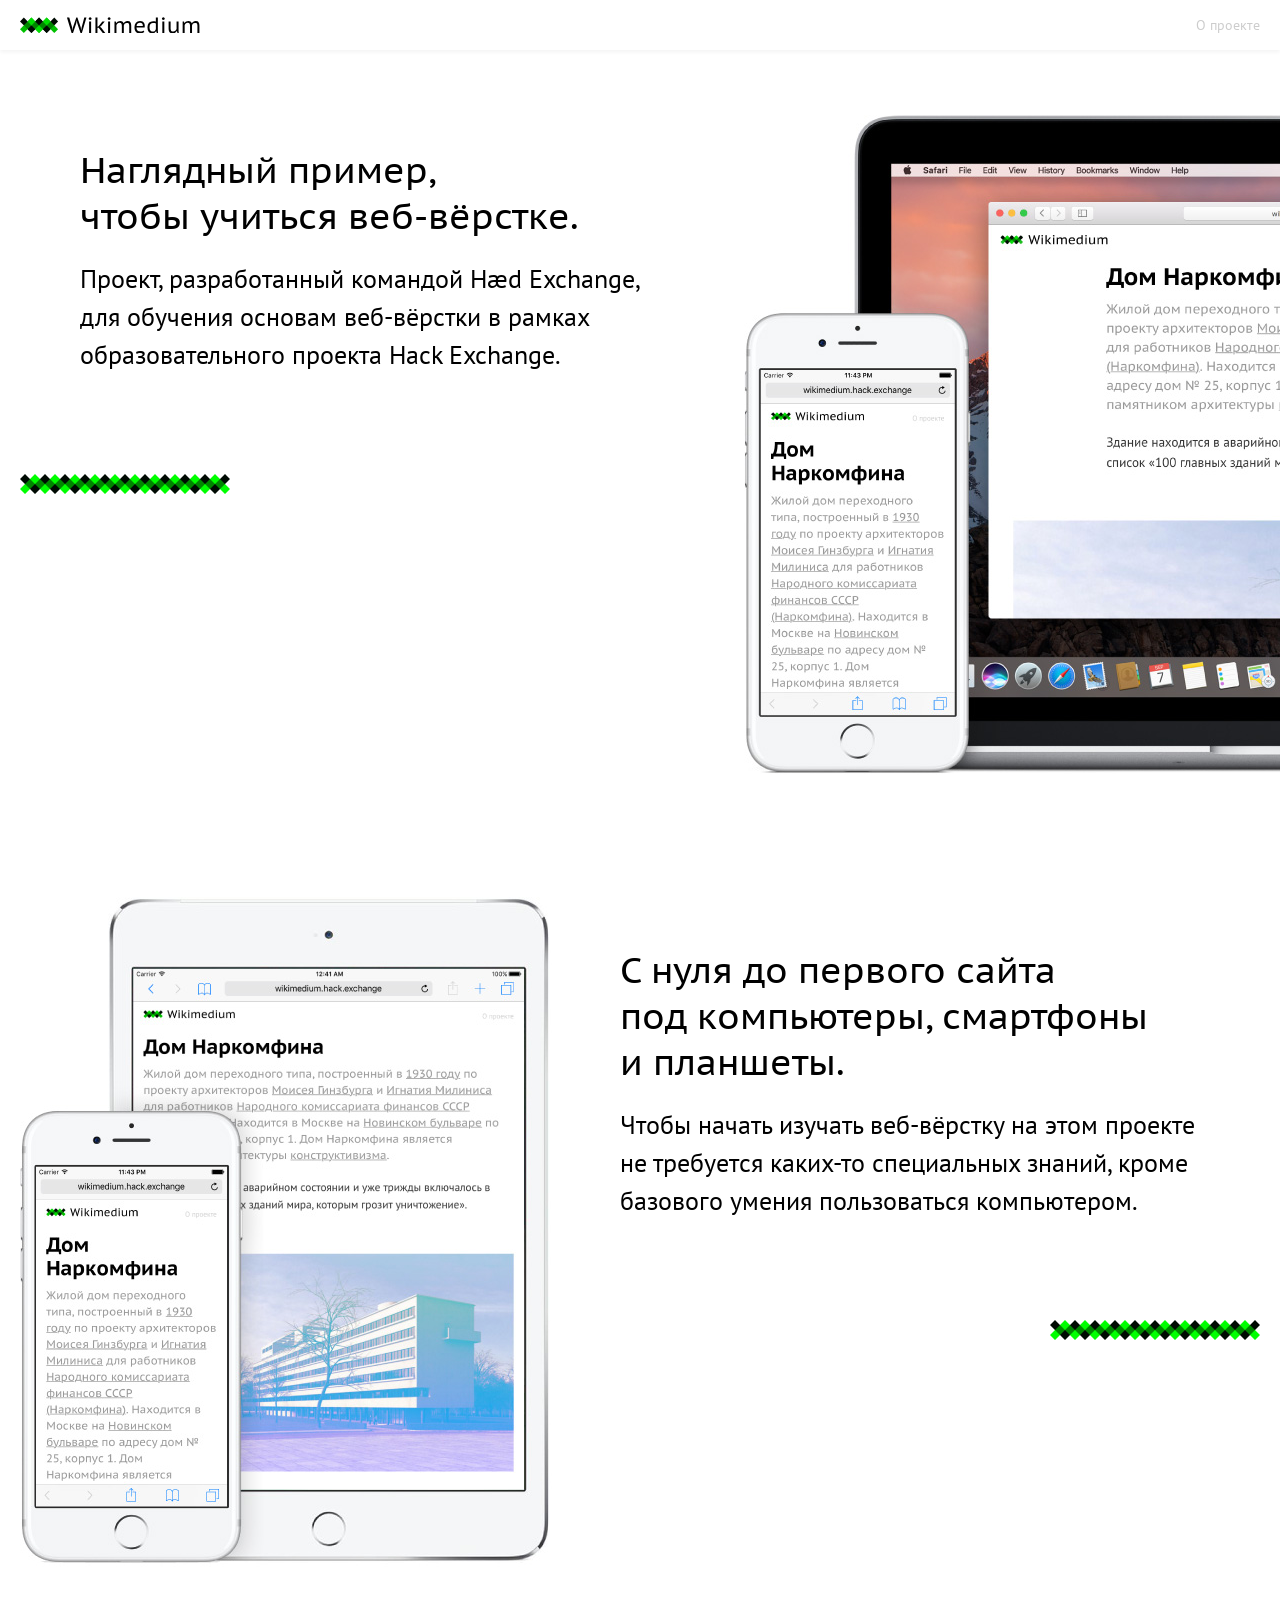
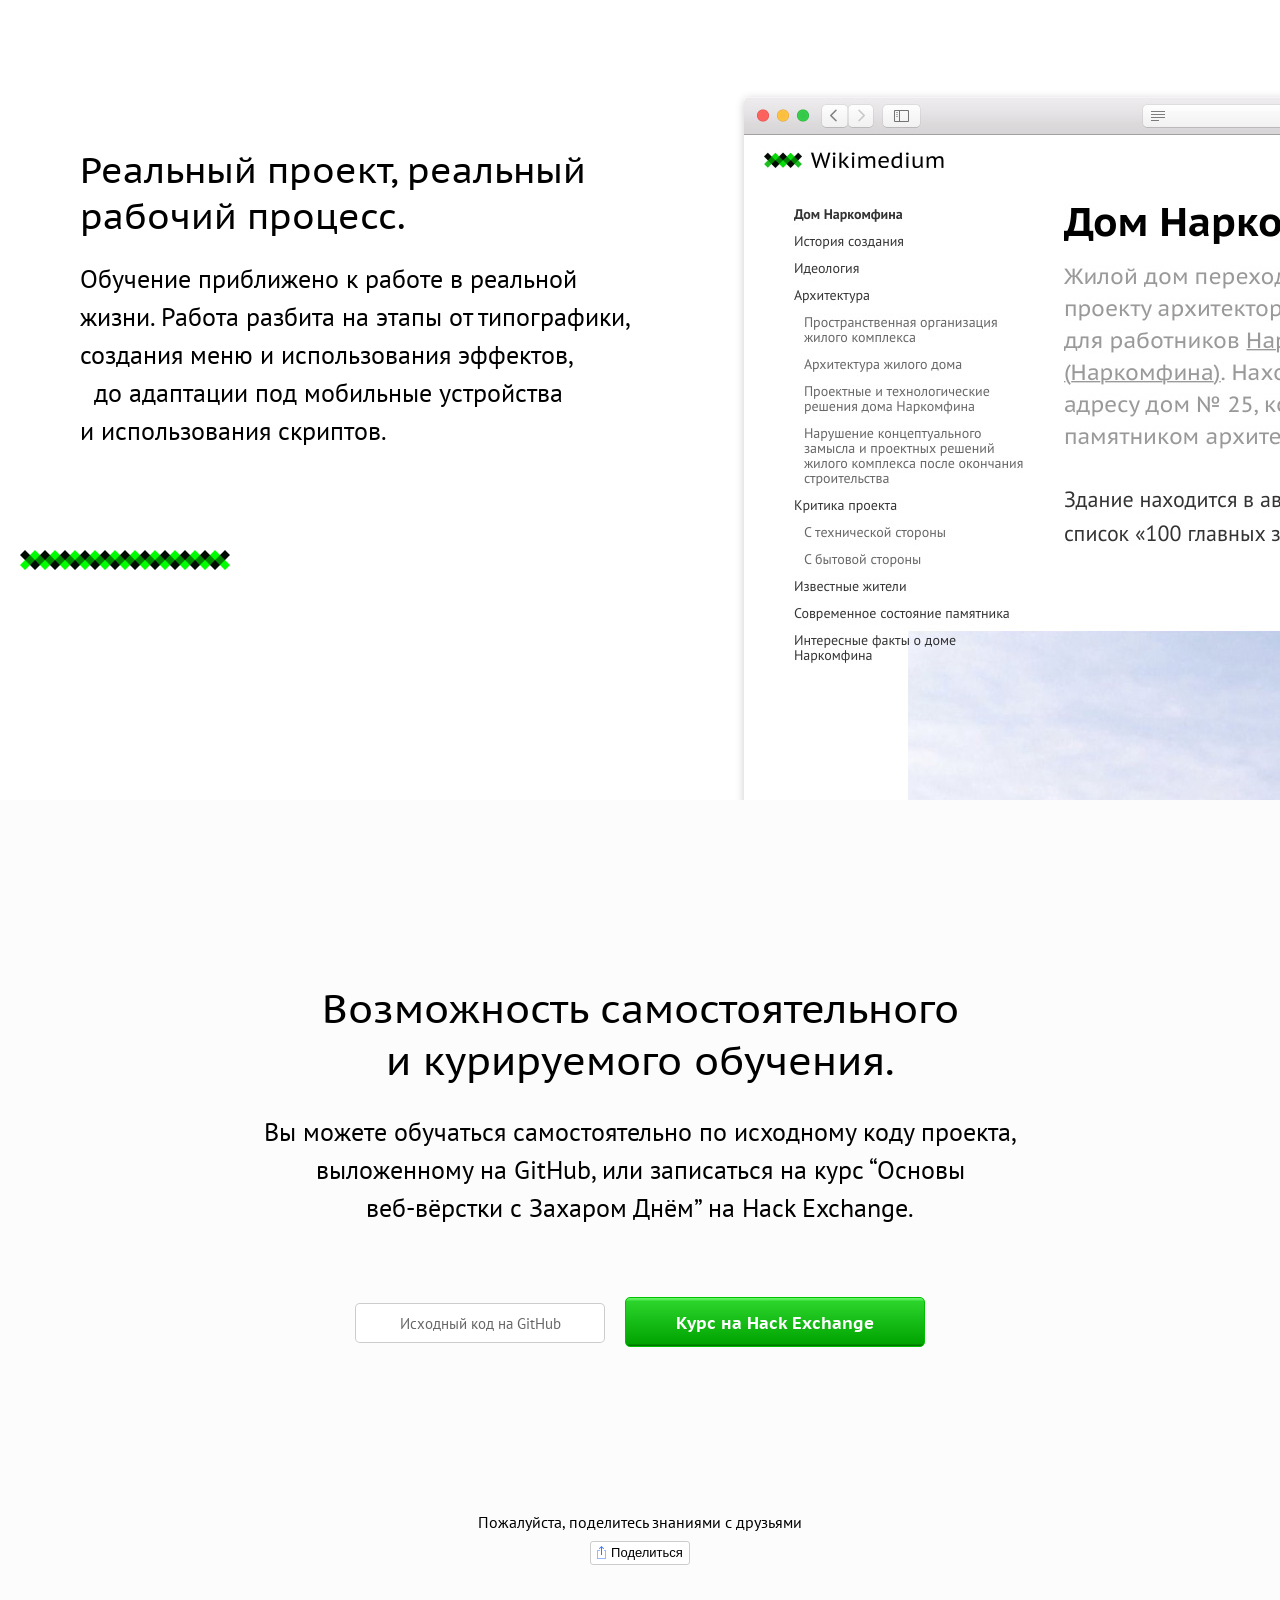
<file: index.html>
<!DOCTYPE html>
<html>
  <head>
    <meta charset="utf-8">
    <meta name="viewport" content="width=device-width">

    <title>Wikimedium — проект для изучения основ веб-вёрстки</title>

    <meta name="description" content="Проект, разработанный командой Hæd Exchange, для обучения основам веб-вёрстки в рамках образовательного проекта Hack Exchange.">
    <meta name="keywords" content="hack, exchange, html, css, javascript, hse, design, rap, yo, punk">

    <meta property="og:type" content="website">
    <meta property="og:url" content="http://wikimedium.hack.exchange">
    <meta property="og:title" content="Wikimedium">
    <meta property="og:description" content="Проект, разработанный командой Hæd Exchange, для обучения основам веб-вёрстки в рамках образовательного проекта Hack Exchange.">
    <meta property="og:image" content="http://wikimedium.hack.exchange/images/share.png">

    <link rel="icon" type="image/x-icon" href="favicon.ico">
    <link rel="icon" type="image/png" href="favicon.png">

    <link rel="stylesheet" href="stylesheets/style.css">
    <script src="javascripts/jquery-3.1.1.js"></script>
    <script src="javascripts/social-likes.min.js"></script>
  </head>
  <body class="landing">

    <nav class="menubar">
      <div>
        <a class="logo" href="posts.html"></a>
        <a class="about" href="index.html">О проекте</a>
      </div>
    </nav>

    <section class="landingWrapper">
      <section class="mainSection left">
        <section>
          <h2>
            Наглядный пример,<br>
            чтобы учиться веб-вёрстке.
          </h2>

          <p>
            Проект, разработанный командой Hæd Exchange,<br>
            для обучения основам веб-вёрстки в рамках<br>
            образовательного проекта Hack Exchange.
          </p>

          <figure></figure>
        </section>

        <figure class="mockup" id="mockup1"></figure>
      </section>

      <section class="mainSection right">
        <section>

          <h2>
            С нуля до первого сайта<br>
            под компьютеры, смартфоны<br>
            и планшеты.
          </h2>

          <p>
            Чтобы начать изучать веб-вёрстку на этом проекте<br>
            не требуется каких-то специальных знаний, кроме<br>
            базового умения пользоваться компьютером.
          </p>

          <figure></figure>
        </section>

        <figure class="mockup" id="mockup2"></figure>
      </section>

      <section class="mainSection left">
        <section>

          <h2>
            Реальный проект, реальный<br>
            рабочий процесс.
          </h2>

          <p>
            Обучение приближено к работе в реальной<br>
            жизни. Работа разбита на этапы от типографики,<br>
            создания меню и использования эффектов,<br> 
            до адаптации под мобильные устройства <br>
            и использования скриптов.
          </p>

          <figure></figure>
        </section>

        <figure class="mockup" id="mockup3"></figure>
      </section>

      <section class="mainSection center">
        <section>
          <h2>
            Возможность самостоятельного<br>
            и курируемого обучения.
          </h2>

          <p>
            Вы можете обучаться самостоятельно по исходному<br class="compact">
            коду проекта,<br class="full">
            выложенному на GitHub, или записаться<br class="compact">
            на курс “Основы<br class="full">
            веб-вёрстки с Захаром Днём”<br class="compact">
            на Hack Exchange.
          </p>

          <nav>
            <a class="btn small white" href="https://github.com/ZakharDay/Wikimedium">Исходный код на GitHub</a>
            <a class="btn large green" href="http://lessons.hack.exchange">Курс на Hack Exchange</a>
          </nav>
        </section>

        <footer>
          <p>Пожалуйста, поделитесь знаниями с друзьями</p>

          <div class="social-likes social-likes_single" data-url="http://wikimedium.hack.exchange" data-single-title="Поделиться">
            <div class="facebook" title="Поделиться ссылкой на Фейсбуке">Facebook</div>
            <div class="twitter" title="Поделиться ссылкой в Твиттере">Twitter</div>
            <div class="vkontakte" title="Поделиться ссылкой во Вконтакте">Вконтакте</div>
          </div>
        </footer>
      </section>
    </section>

  </body>
</html>
</file>
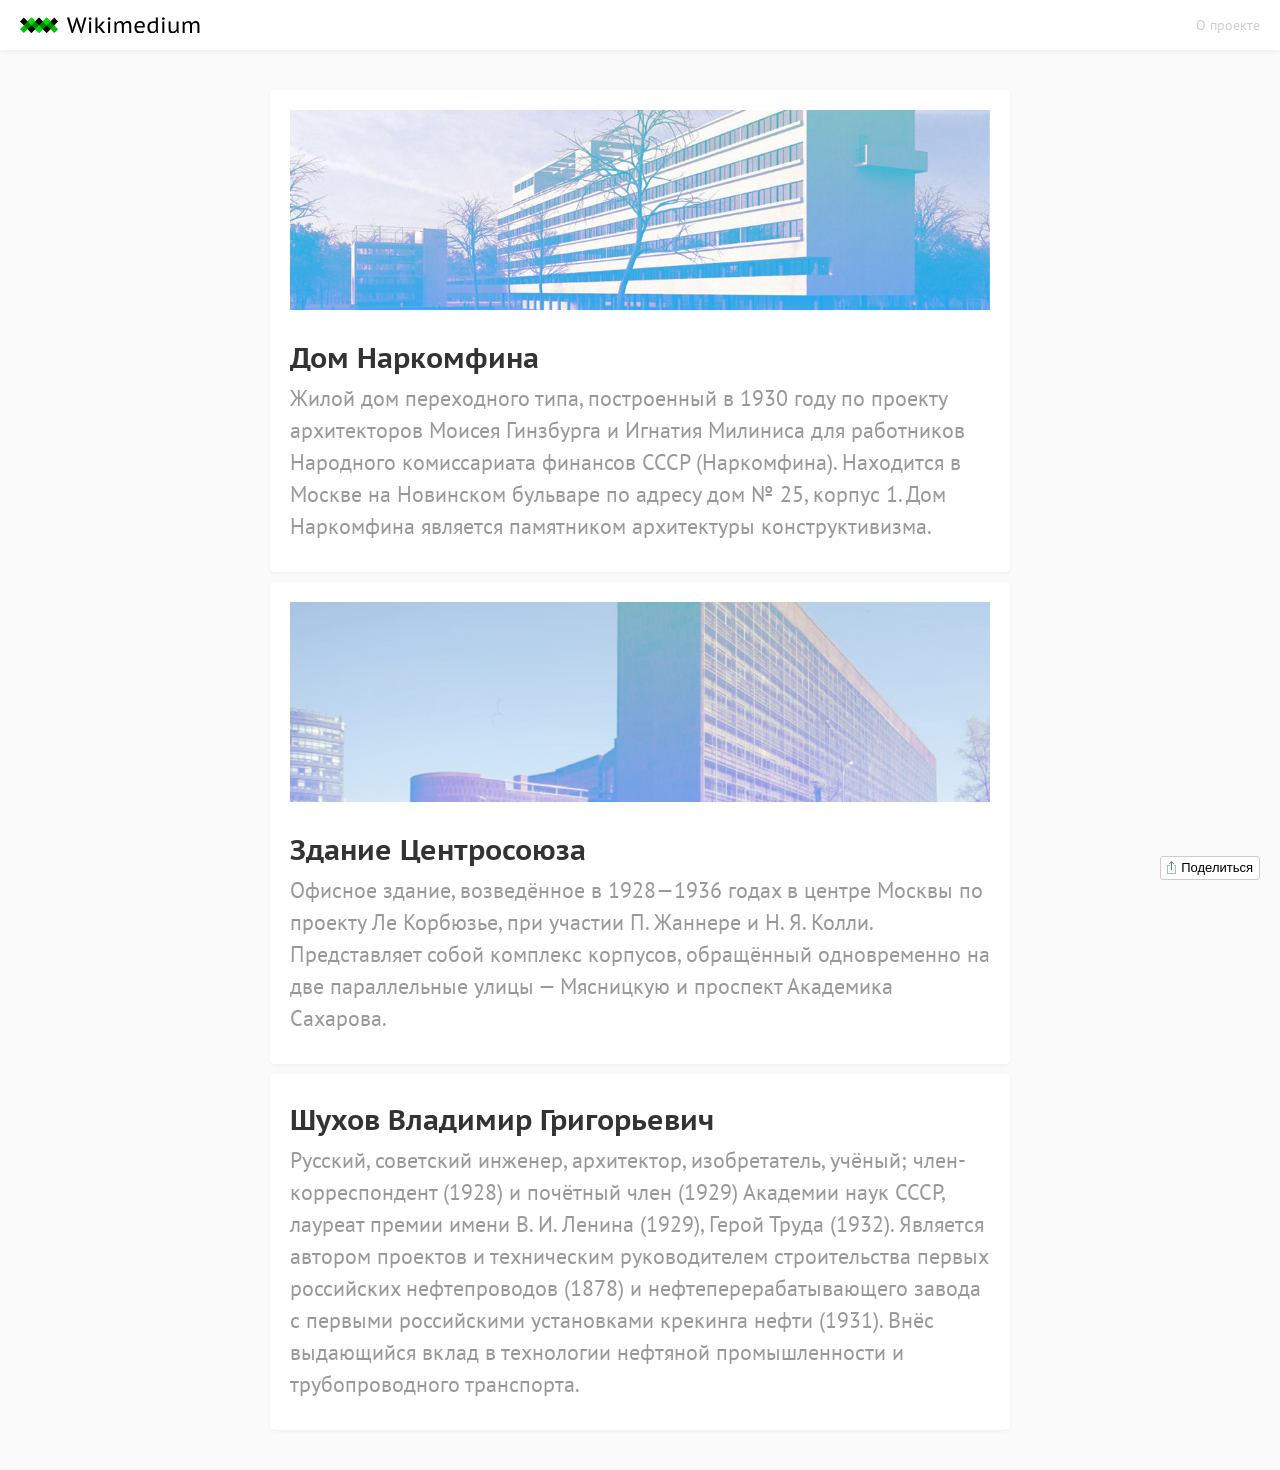
<file: posts.html>
<!DOCTYPE html>
<html>
  <head>
    <meta charset="utf-8">
    <meta name="viewport" content="width=device-width">

    <title>Wikimedium</title>

    <meta name="description" content="Статьи из Википедии, свёрстанные студентами, для обучения основам веб-вёрстки в рамках образовательного проекта Hack Exchange.">
    <meta name="keywords" content="hack, exchange, html, css, javascript, hse, design, rap, yo, punk">

    <meta property="og:type" content="website">
    <meta property="og:url" content="http://wikimedium.hack.exchange/posts.html">
    <meta property="og:title" content="Wikimedium">
    <meta property="og:description" content="Статьи из Википедии, свёрстанные студентами, для обучения основам веб-вёрстки в рамках образовательного проекта Hack Exchange.">
    <meta property="og:image" content="http://wikimedium.hack.exchange/images/share.png">

    <link rel="icon" type="image/x-icon" href="favicon.ico">
    <link rel="icon" type="image/png" href="favicon.png">

    <link rel="stylesheet" href="stylesheets/style.css">
    <script src="javascripts/jquery-3.1.1.js"></script>
    <script src="javascripts/social-likes.min.js"></script>
  </head>
  <body class="posts">

    <nav class="menubar">
      <div>
        <a class="logo" href="posts.html"></a>
        <a class="about" href="index.html">О проекте</a>
      </div>
    </nav>

    <section class="postsFeed">
      <a href="posts/narkomfin.html">
        <figure style="background-image: url(images/posts/narkomfin.jpg);"></figure>
        <h2>Дом Наркомфина</h2>
        <p>Жилой дом переходного типа, построенный в 1930 году по проекту архитекторов Моисея Гинзбурга и Игнатия Милиниса для работников Народного комиссариата финансов СССР (Наркомфина). Находится в Москве на Новинском бульваре по адресу дом № 25, корпус 1. Дом Наркомфина является памятником архитектуры конструктивизма.</p>
      </a>

      <a href="posts/centrosouz.html">
        <figure style="background-image: url(images/posts/centrosouz.jpg);"></figure>
        <h2>Здание Центросоюза</h2>
        <p>Офисное здание, возведённое в 1928—1936 годах в центре Москвы по проекту Ле Корбюзье, при участии П. Жаннере и Н. Я. Колли. Представляет собой комплекс корпусов, обращённый одновременно на две параллельные улицы — Мясницкую и проспект Академика Сахарова.</p>
      </a>

      <a href="posts/shukhov.html">
        <h2>Шухов Владимир Григорьевич</h2>
        <p>Русский, советский инженер, архитектор, изобретатель, учёный; член-корреспондент (1928) и почётный член (1929) Академии наук СССР, лауреат премии имени В. И. Ленина (1929), Герой Труда (1932). Является автором проектов и техническим руководителем строительства первых российских нефтепроводов (1878) и нефтеперерабатывающего завода с первыми российскими установками крекинга нефти (1931). Внёс выдающийся вклад в технологии нефтяной промышленности и трубопроводного транспорта.</p>
      </a>
    </section>

    <footer class="share">
      <div class="social-likes social-likes_single" data-url="http://wikimedium.hack.exchange/posts.html" data-single-title="Поделиться">
        <div class="facebook" title="Поделиться ссылкой на Фейсбуке">Facebook</div>
        <div class="twitter" title="Поделиться ссылкой в Твиттере">Twitter</div>
        <div class="vkontakte" title="Поделиться ссылкой во Вконтакте">Вконтакте</div>
      </div>
    </footer>

  </body>
</html>
</file>
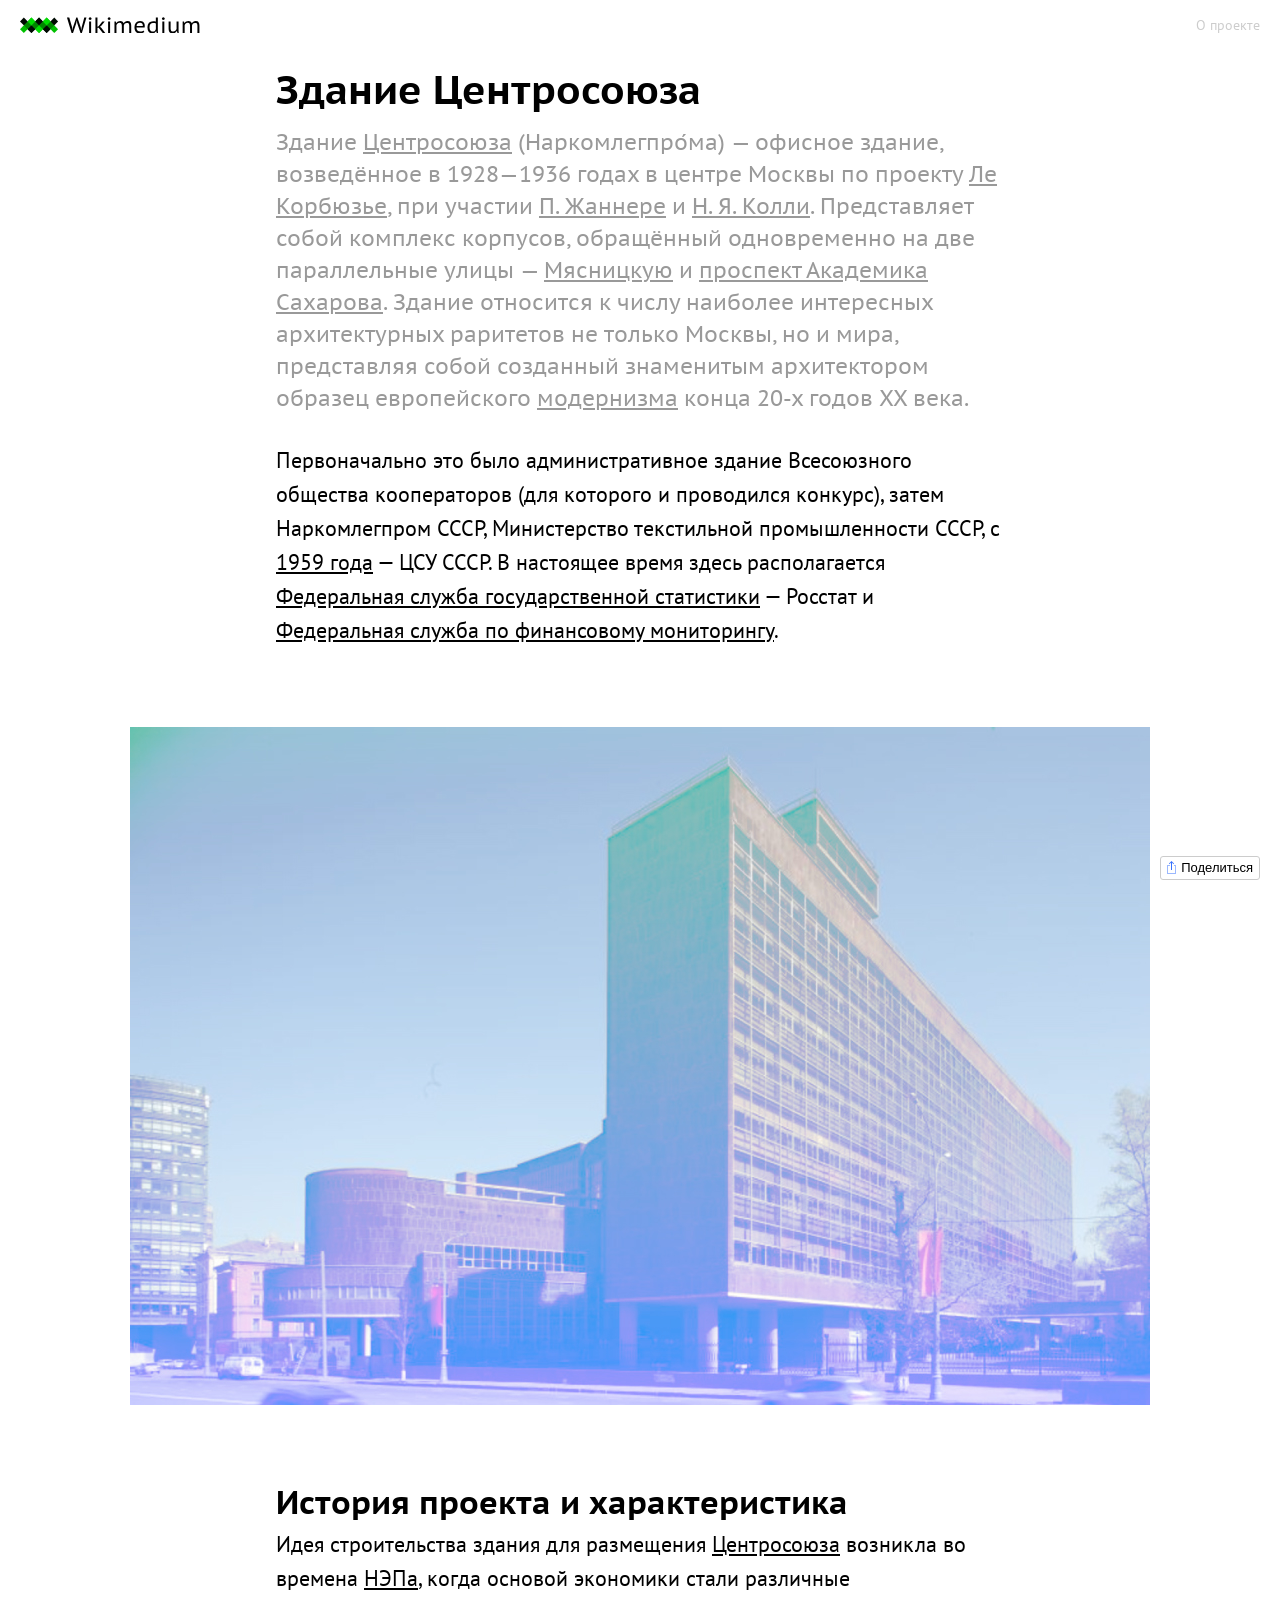
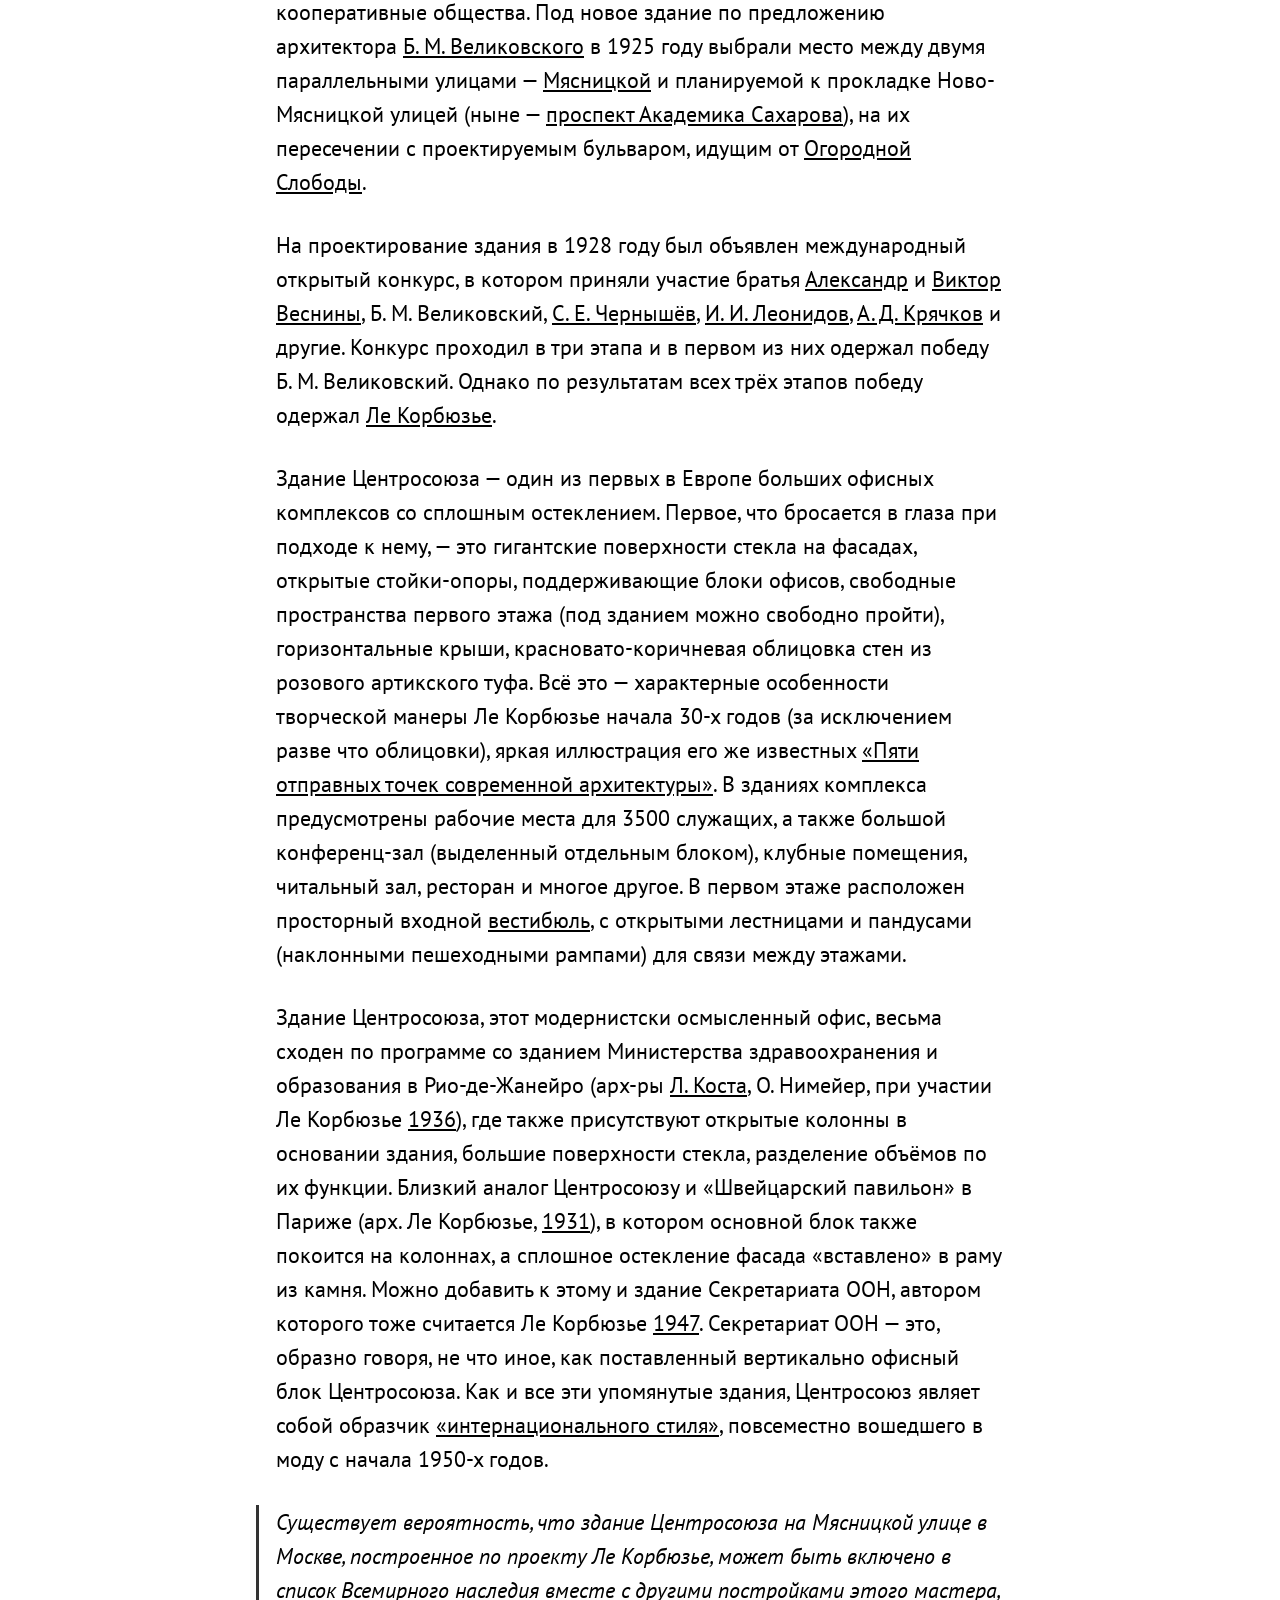
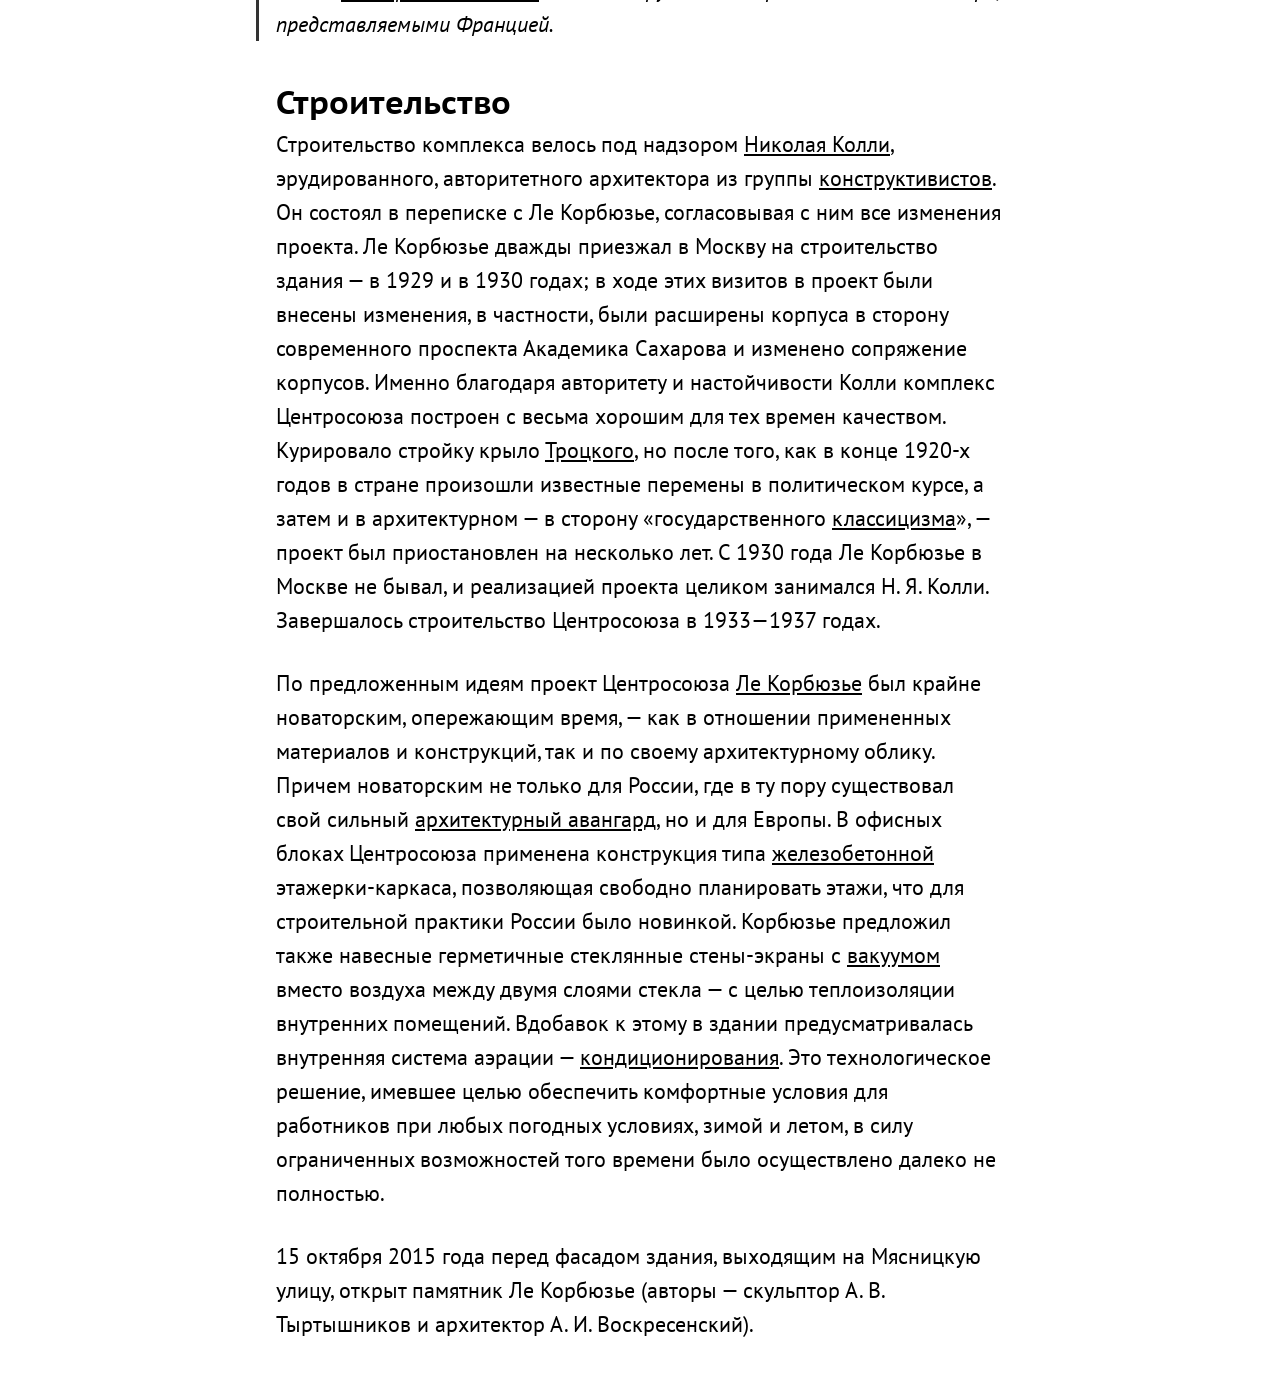
<file: posts/centrosouz.html>
<!DOCTYPE html>
<html>
  <head>
    <meta charset="utf-8">
    <meta name="viewport" content="width=device-width">

    <title>Здание Центросоюза — Wikimedium</title>

    <meta name="description" content="Статья здание Центросоюза из Википедии, свёрстанная студентами, для обучения основам веб-вёрстки в рамках образовательного проекта Hack Exchange.">
    <meta name="keywords" content="hack, exchange, html, css, javascript, hse, design, rap, yo, punk">

    <meta property="og:type" content="article">
    <meta property="og:url" content="http://wikimedium.hack.exchange/posts/centrosouz.html">
    <meta property="og:title" content="Здание Центросоюза — Wikimedium">
    <meta property="og:description" content="Статья здание Центросоюза из Википедии, свёрстанная студентами, для обучения основам веб-вёрстки в рамках образовательного проекта Hack Exchange.">
    <meta property="og:image" content="http://wikimedium.hack.exchange/images/posts/centrosouz.jpg">

    <link rel="icon" type="image/x-icon" href="../favicon.ico">
    <link rel="icon" type="image/png" href="../favicon.png">

    <link rel="stylesheet" href="../stylesheets/style.css">
    <script src="../javascripts/jquery-3.1.1.js" charset="utf-8"></script>
    <script src="../javascripts/sidebar.js" charset="utf-8"></script>
    <script src="../javascripts/social-likes.min.js"></script>
  </head>
  <body>

    <nav class="menubar">
      <div>
        <a class="logo" href="../posts.html"></a>
        <a class="about" href="../index.html">О проекте</a>
      </div>
    </nav>

    <nav class="sidebar">
      <ul>
        <li>
          <a href="#s1">Здание Центросоюза</a>
        </li>

        <li>
          <a href="#s2">История проекта и характеристика</a>
        </li>

        <li>
          <a href="#s3">Строительство</a>
        </li>
      </ul>
    </nav>

    <article>
      <h1 id="s1">Здание Центросоюза</h1>
      <p>Здание <a target="_blank" href="https://ru.wikipedia.org/wiki/%D0%A6%D0%B5%D0%BD%D1%82%D1%80%D0%BE%D1%81%D0%BE%D1%8E%D0%B7">Центросоюза</a> (Наркомлегпро́ма) — офисное здание, возведённое в 1928—1936 годах в центре Москвы по проекту <a target="_blank" href="https://ru.wikipedia.org/wiki/%D0%9B%D0%B5_%D0%9A%D0%BE%D1%80%D0%B1%D1%8E%D0%B7%D1%8C%D0%B5">Ле Корбюзье</a>, при участии <a target="_blank" href="https://ru.wikipedia.org/wiki/%D0%96%D0%B0%D0%BD%D0%BD%D0%B5%D1%80%D0%B5,_%D0%9F%D1%8C%D0%B5%D1%80">П. Жаннере</a> и <a target="_blank" href="https://ru.wikipedia.org/wiki/%D0%9A%D0%BE%D0%BB%D0%BB%D0%B8,_%D0%9D%D0%B8%D0%BA%D0%BE%D0%BB%D0%B0%D0%B9_%D0%94%D0%B6%D0%B5%D0%BC%D1%81%D0%BE%D0%B2%D0%B8%D1%87">Н. Я. Колли</a>. Представляет собой комплекс корпусов, обращённый одновременно на две параллельные улицы — <a target="_blank" href="https://ru.wikipedia.org/wiki/%D0%9C%D1%8F%D1%81%D0%BD%D0%B8%D1%86%D0%BA%D0%B0%D1%8F_%D1%83%D0%BB%D0%B8%D1%86%D0%B0">Мясницкую</a> и <a target="_blank" href="https://ru.wikipedia.org/wiki/%D0%9F%D1%80%D0%BE%D1%81%D0%BF%D0%B5%D0%BA%D1%82_%D0%90%D0%BA%D0%B0%D0%B4%D0%B5%D0%BC%D0%B8%D0%BA%D0%B0_%D0%A1%D0%B0%D1%85%D0%B0%D1%80%D0%BE%D0%B2%D0%B0_(%D0%9C%D0%BE%D1%81%D0%BA%D0%B2%D0%B0)">проспект Академика Сахарова</a>. Здание относится к числу наиболее интересных архитектурных раритетов не только Москвы, но и мира, представляя собой созданный знаменитым архитектором образец европейского <a target="_blank" href="https://ru.wikipedia.org/wiki/%D0%90%D1%80%D1%85%D0%B8%D1%82%D0%B5%D0%BA%D1%82%D1%83%D1%80%D0%BD%D1%8B%D0%B9_%D0%BC%D0%BE%D0%B4%D0%B5%D1%80%D0%BD%D0%B8%D0%B7%D0%BC">модернизма</a> конца 20-х годов XX века.</p>
      <p>Первоначально это было административное здание Всесоюзного общества кооператоров (для которого и проводился конкурс), затем Наркомлегпром СССР, Министерство текстильной промышленности СССР, с <a target="_blank" href="https://ru.wikipedia.org/wiki/1959_%D0%B3%D0%BE%D0%B4">1959 года</a> — ЦСУ СССР. В настоящее время здесь располагается <a target="_blank" href="https://ru.wikipedia.org/wiki/%D0%A4%D0%B5%D0%B4%D0%B5%D1%80%D0%B0%D0%BB%D1%8C%D0%BD%D0%B0%D1%8F_%D1%81%D0%BB%D1%83%D0%B6%D0%B1%D0%B0_%D0%B3%D0%BE%D1%81%D1%83%D0%B4%D0%B0%D1%80%D1%81%D1%82%D0%B2%D0%B5%D0%BD%D0%BD%D0%BE%D0%B9_%D1%81%D1%82%D0%B0%D1%82%D0%B8%D1%81%D1%82%D0%B8%D0%BA%D0%B8">Федеральная служба государственной статистики</a> — Росстат и <a target="_blank" href="https://ru.wikipedia.org/wiki/%D0%A4%D0%B5%D0%B4%D0%B5%D1%80%D0%B0%D0%BB%D1%8C%D0%BD%D0%B0%D1%8F_%D1%81%D0%BB%D1%83%D0%B6%D0%B1%D0%B0_%D0%BF%D0%BE_%D1%84%D0%B8%D0%BD%D0%B0%D0%BD%D1%81%D0%BE%D0%B2%D0%BE%D0%BC%D1%83_%D0%BC%D0%BE%D0%BD%D0%B8%D1%82%D0%BE%D1%80%D0%B8%D0%BD%D0%B3%D1%83">Федеральная служба по финансовому мониторингу</a>.</p>
      <img src="../images/posts/centrosouz.jpg" alt="Здание Центросоюза" />

      <h2 id="s2">История проекта и характеристика</h2>
      <p>Идея строительства здания для размещения <a target="_blank" href="https://ru.wikipedia.org/wiki/%D0%A6%D0%B5%D0%BD%D1%82%D1%80%D0%BE%D1%81%D0%BE%D1%8E%D0%B7">Центросоюза</a> возникла во времена <a target="_blank" href="https://ru.wikipedia.org/wiki/%D0%9D%D0%BE%D0%B2%D0%B0%D1%8F_%D1%8D%D0%BA%D0%BE%D0%BD%D0%BE%D0%BC%D0%B8%D1%87%D0%B5%D1%81%D0%BA%D0%B0%D1%8F_%D0%BF%D0%BE%D0%BB%D0%B8%D1%82%D0%B8%D0%BA%D0%B0">НЭПа</a>, когда основой экономики стали различные кооперативные общества. Под новое здание по предложению архитектора <a target="_blank" href="https://ru.wikipedia.org/wiki/%D0%92%D0%B5%D0%BB%D0%B8%D0%BA%D0%BE%D0%B2%D1%81%D0%BA%D0%B8%D0%B9,_%D0%91%D0%BE%D1%80%D0%B8%D1%81_%D0%9C%D0%B8%D1%85%D0%B0%D0%B9%D0%BB%D0%BE%D0%B2%D0%B8%D1%87">Б. М. Великовского</a> в 1925 году выбрали место между двумя параллельными улицами — <a target="_blank" href="https://ru.wikipedia.org/wiki/%D0%9C%D1%8F%D1%81%D0%BD%D0%B8%D1%86%D0%BA%D0%B0%D1%8F_%D1%83%D0%BB%D0%B8%D1%86%D0%B0">Мясницкой</a> и планируемой к прокладке Ново-Мясницкой улицей (ныне — <a target="_blank" href="https://ru.wikipedia.org/wiki/%D0%9F%D1%80%D0%BE%D1%81%D0%BF%D0%B5%D0%BA%D1%82_%D0%90%D0%BA%D0%B0%D0%B4%D0%B5%D0%BC%D0%B8%D0%BA%D0%B0_%D0%A1%D0%B0%D1%85%D0%B0%D1%80%D0%BE%D0%B2%D0%B0_(%D0%9C%D0%BE%D1%81%D0%BA%D0%B2%D0%B0)">проспект Академика Сахарова</a>), на их пересечении с проектируемым бульваром, идущим от <a target="_blank" href="https://ru.wikipedia.org/wiki/%D0%9F%D0%B5%D1%80%D0%B5%D1%83%D0%BB%D0%BE%D0%BA_%D0%9E%D0%B3%D0%BE%D1%80%D0%BE%D0%B4%D0%BD%D0%B0%D1%8F_%D0%A1%D0%BB%D0%BE%D0%B1%D0%BE%D0%B4%D0%B0">Огородной Слободы</a>.</p>
      <p>На проектирование здания в 1928 году был объявлен международный открытый конкурс, в котором приняли участие братья <a target="_blank" href="https://ru.wikipedia.org/wiki/%D0%92%D0%B5%D1%81%D0%BD%D0%B8%D0%BD,_%D0%90%D0%BB%D0%B5%D0%BA%D1%81%D0%B0%D0%BD%D0%B4%D1%80_%D0%90%D0%BB%D0%B5%D0%BA%D1%81%D0%B0%D0%BD%D0%B4%D1%80%D0%BE%D0%B2%D0%B8%D1%87">Александр</a> и <a target="_blank" href="https://ru.wikipedia.org/wiki/%D0%92%D0%B5%D1%81%D0%BD%D0%B8%D0%BD,_%D0%92%D0%B8%D0%BA%D1%82%D0%BE%D1%80_%D0%90%D0%BB%D0%B5%D0%BA%D1%81%D0%B0%D0%BD%D0%B4%D1%80%D0%BE%D0%B2%D0%B8%D1%87">Виктор</a> <a target="_blank" href="https://ru.wikipedia.org/wiki/%D0%92%D0%B5%D1%81%D0%BD%D0%B8%D0%BD%D1%8B">Веснины</a>, Б. М. Великовский, <a target="_blank" href="https://ru.wikipedia.org/wiki/%D0%A7%D0%B5%D1%80%D0%BD%D1%8B%D1%88%D1%91%D0%B2,_%D0%A1%D0%B5%D1%80%D0%B3%D0%B5%D0%B9_%D0%95%D0%B3%D0%BE%D1%80%D0%BE%D0%B2%D0%B8%D1%87">С. Е. Чернышёв</a>, <a target="_blank" href="https://ru.wikipedia.org/wiki/%D0%9B%D0%B5%D0%BE%D0%BD%D0%B8%D0%B4%D0%BE%D0%B2,_%D0%98%D0%B2%D0%B0%D0%BD_%D0%98%D0%BB%D1%8C%D0%B8%D1%87">И. И. Леонидов</a>, <a target="_blank" href="https://ru.wikipedia.org/wiki/%D0%9A%D1%80%D1%8F%D1%87%D0%BA%D0%BE%D0%B2,_%D0%90%D0%BD%D0%B4%D1%80%D0%B5%D0%B9_%D0%94%D0%BC%D0%B8%D1%82%D1%80%D0%B8%D0%B5%D0%B2%D0%B8%D1%87">А. Д. Крячков</a> и другие. Конкурс проходил в три этапа и в первом из них одержал победу Б. М. Великовский. Однако по результатам всех трёх этапов победу одержал <a target="_blank" href="https://ru.wikipedia.org/wiki/%D0%9B%D0%B5_%D0%9A%D0%BE%D1%80%D0%B1%D1%8E%D0%B7%D1%8C%D0%B5">Ле Корбюзье</a>.</p>
      <p>Здание Центросоюза — один из первых в Европе больших офисных комплексов со сплошным остеклением. Первое, что бросается в глаза при подходе к нему, — это гигантские поверхности стекла на фасадах, открытые стойки-опоры, поддерживающие блоки офисов, свободные пространства первого этажа (под зданием можно свободно пройти), горизонтальные крыши, красновато-коричневая облицовка стен из розового артикского туфа. Всё это — характерные особенности творческой манеры Ле Корбюзье начала 30-х годов (за исключением разве что облицовки), яркая иллюстрация его же известных <a target="_blank" href="https://ru.wikipedia.org/wiki/%D0%9F%D1%8F%D1%82%D1%8C_%D0%BE%D1%82%D0%BF%D1%80%D0%B0%D0%B2%D0%BD%D1%8B%D1%85_%D1%82%D0%BE%D1%87%D0%B5%D0%BA_%D1%81%D0%BE%D0%B2%D1%80%D0%B5%D0%BC%D0%B5%D0%BD%D0%BD%D0%BE%D0%B9_%D0%B0%D1%80%D1%85%D0%B8%D1%82%D0%B5%D0%BA%D1%82%D1%83%D1%80%D1%8B">«Пяти отправных точек современной архитектуры»</a>. В зданиях комплекса предусмотрены рабочие места для 3500 служащих, а также большой конференц-зал (выделенный отдельным блоком), клубные помещения, читальный зал, ресторан и многое другое. В первом этаже расположен просторный входной <a target="_blank" href="https://ru.wikipedia.org/wiki/%D0%92%D0%B5%D1%81%D1%82%D0%B8%D0%B1%D1%8E%D0%BB%D1%8C">вестибюль</a>, с открытыми лестницами и пандусами (наклонными пешеходными рампами) для связи между этажами.</p>
      <p>Здание Центросоюза, этот модернистски осмысленный офис, весьма сходен по программе со зданием Министерства здравоохранения и образования в Рио-де-Жанейро (арх-ры <a target="_blank" href="https://ru.wikipedia.org/wiki/%D0%9D%D0%B8%D0%BC%D00%B5%D0%B9%D0%B5%D1%80,_%D0%9E%D1%81%D0%BA%D0%B0%D1%80">Л. Коста</a>, О. Нимейер, при участии Ле Корбюзье <a target="_blank" href="https://ru.wikipedia.org/wiki/1936">1936</a>), где также присутствуют открытые колонны в основании здания, большие поверхности стекла, разделение объёмов по их функции. Близкий аналог Центросоюзу и «Швейцарский павильон» в Париже (арх. Ле Корбюзье, <a target="_blank" href="https://ru.wikipedia.org/wiki/1931">1931</a>), в котором основной блок также покоится на колоннах, а сплошное остекление фасада «вставлено» в раму из камня. Можно добавить к этому и здание Секретариата ООН, автором которого тоже считается Ле Корбюзье <a target="_blank" href="https://ru.wikipedia.org/wiki/1947">1947</a>. Секретариат ООН — это, образно говоря, не что иное, как поставленный вертикально офисный блок Центросоюза. Как и все эти упомянутые здания, Центросоюз являет собой образчик <a target="_blank" href="https://ru.wikipedia.org/wiki/%D0%98%D0%BD%D1%82%D0%B5%D1%80%D0%BD%D0%B0%D1%86%D0%B8%D0%BE%D0%BD%D0%B0%D0%BB%D1%8C%D0%BD%D1%8B%D0%B9_%D1%81%D1%82%D0%B8%D0%BB%D1%8C">«интернационального стиля»</a>, повсеместно вошедшего в моду с начала 1950-х годов.</p>
      <blockquote cite="https://ru.wikipedia.org/wiki/%D0%97%D0%B4%D0%B0%D0%BD%D0%B8%D0%B5_%D0%A6%D0%B5%D0%BD%D1%82%D1%80%D0%BE%D1%81%D0%BE%D1%8E%D0%B7%D0%B0">Существует вероятность, что здание Центросоюза на Мясницкой улице в Москве, построенное по проекту Ле Корбюзье, может быть включено в список <a target="_blank" href="https://ru.wikipedia.org/wiki/%D0%92%D1%81%D0%B5%D0%BC%D0%B8%D1%80%D0%BD%D0%BE%D0%B5_%D0%BD%D0%B0%D1%81%D0%BB%D0%B5%D0%B4%D0%B8%D0%B5">Всемирного наследия</a> вместе с другими постройками этого мастера, представляемыми Францией.</blockquote>

      <h2 id="s3">Строительство</h2>
      <p>Строительство комплекса велось под надзором <a target="_blank" href="https://ru.wikipedia.org/wiki/%D0%9A%D0%BE%D0%BB%D0%BB%D0%B8,_%D0%9D%D0%B8%D0%BA%D0%BE%D0%BB%D0%B0%D0%B9_%D0%AF%D0%BA%D0%BE%D0%B2%D0%BB%D0%B5%D0%B2%D0%B8%D1%87">Николая Колли</a>, эрудированного, авторитетного архитектора из группы <a target="_blank" href="https://ru.wikipedia.org/wiki/%D0%9A%D0%BE%D0%BD%D1%81%D1%82%D1%80%D1%83%D0%BA%D1%82%D0%B8%D0%B2%D0%B8%D0%B7%D0%BC_(%D0%B8%D1%81%D0%BA%D1%83%D1%81%D1%81%D1%82%D0%B2%D0%BE)">конструктивистов</a>. Он состоял в переписке с Ле Корбюзье, согласовывая с ним все изменения проекта. Ле Корбюзье дважды приезжал в Москву на строительство здания — в 1929 и в 1930 годах; в ходе этих визитов в проект были внесены изменения, в частности, были расширены корпуса в сторону современного проспекта Академика Сахарова и изменено сопряжение корпусов. Именно благодаря авторитету и настойчивости Колли комплекс Центросоюза построен с весьма хорошим для тех времен качеством. Курировало стройку крыло <a target="_blank" href="https://ru.wikipedia.org/wiki/%D0%A2%D1%80%D0%BE%D1%86%D0%BA%D0%B8%D0%B9,_%D0%9B%D0%B5%D0%B2">Троцкого</a>, но после того, как в конце 1920-х годов в стране произошли известные перемены в политическом курсе, а затем и в архитектурном — в сторону «государственного <a target="_blank" href="https://ru.wikipedia.org/wiki/%D0%9A%D0%BB%D0%B0%D1%81%D1%81%D0%B8%D1%86%D0%B8%D0%B7%D0%BC">классицизма</a>», — проект был приостановлен на несколько лет. С 1930 года Ле Корбюзье в Москве не бывал, и реализацией проекта целиком занимался Н. Я. Колли. Завершалось строительство Центросоюза в 1933—1937 годах.</p>
      <p>По предложенным идеям проект Центросоюза <a target="_blank" href="https://ru.wikipedia.org/wiki/%D0%9B%D0%B5_%D0%9A%D0%BE%D1%80%D0%B1%D1%8E%D0%B7%D1%8C%D0%B5">Ле Корбюзье</a> был крайне новаторским, опережающим время, — как в отношении примененных материалов и конструкций, так и по своему архитектурному облику. Причем новаторским не только для России, где в ту пору существовал свой сильный <a target="_blank" href="https://ru.wikipedia.org/wiki/%D0%9A%D0%BE%D0%BD%D1%81%D1%82%D1%80%D1%83%D0%BA%D1%82%D0%B8%D0%B2%D0%B8%D0%B7%D0%BC_(%D0%B8%D1%81%D0%BA%D1%83%D1%81%D1%81%D1%82%D0%B2%D0%BE)">архитектурный авангард</a>, но и для Европы. В офисных блоках Центросоюза применена конструкция типа <a target="_blank" href="https://ru.wikipedia.org/wiki/%D0%96%D0%B5%D0%BB%D0%B5%D0%B7%D0%BE%D0%B1%D0%B5%D1%82%D0%BE%D0%BD">железобетонной</a> этажерки-каркаса, позволяющая свободно планировать этажи, что для строительной практики России было новинкой. Корбюзье предложил также навесные герметичные стеклянные стены-экраны с <a target="_blank" href="https://ru.wikipedia.org/wiki/%D0%92%D0%B0%D0%BA%D1%83%D1%83%D0%BC">вакуумом</a> вместо воздуха между двумя слоями стекла — с целью теплоизоляции внутренних помещений. Вдобавок к этому в здании предусматривалась внутренняя система аэрации — <a target="_blank" href="https://ru.wikipedia.org/wiki/%D0%9A%D0%BE%D0%BD%D0%B4%D0%B8%D1%86%D0%B8%D0%BE%D0%BD%D0%B8%D1%80%D0%BE%D0%B2%D0%B0%D0%BD%D0%B8%D0%B5">кондиционирования</a>. Это технологическое решение, имевшее целью обеспечить комфортные условия для работников при любых погодных условиях, зимой и летом, в силу ограниченных возможностей того времени было осуществлено далеко не полностью.</p>
      <p>15 октября 2015 года перед фасадом здания, выходящим на Мясницкую улицу, открыт памятник Ле Корбюзье (авторы — скульптор А. В. Тыртышников и архитектор А. И. Воскресенский).</p>
    </article>

    <footer class="share">
      <div class="social-likes social-likes_single" data-url="http://wikimedium.hack.exchange/posts/centrosouz.html" data-single-title="Поделиться">
        <div class="facebook" title="Поделиться ссылкой на Фейсбуке">Facebook</div>
        <div class="twitter" title="Поделиться ссылкой в Твиттере">Twitter</div>
        <div class="vkontakte" title="Поделиться ссылкой во Вконтакте">Вконтакте</div>
      </div>
    </footer>

  </body>
</html>
</file>
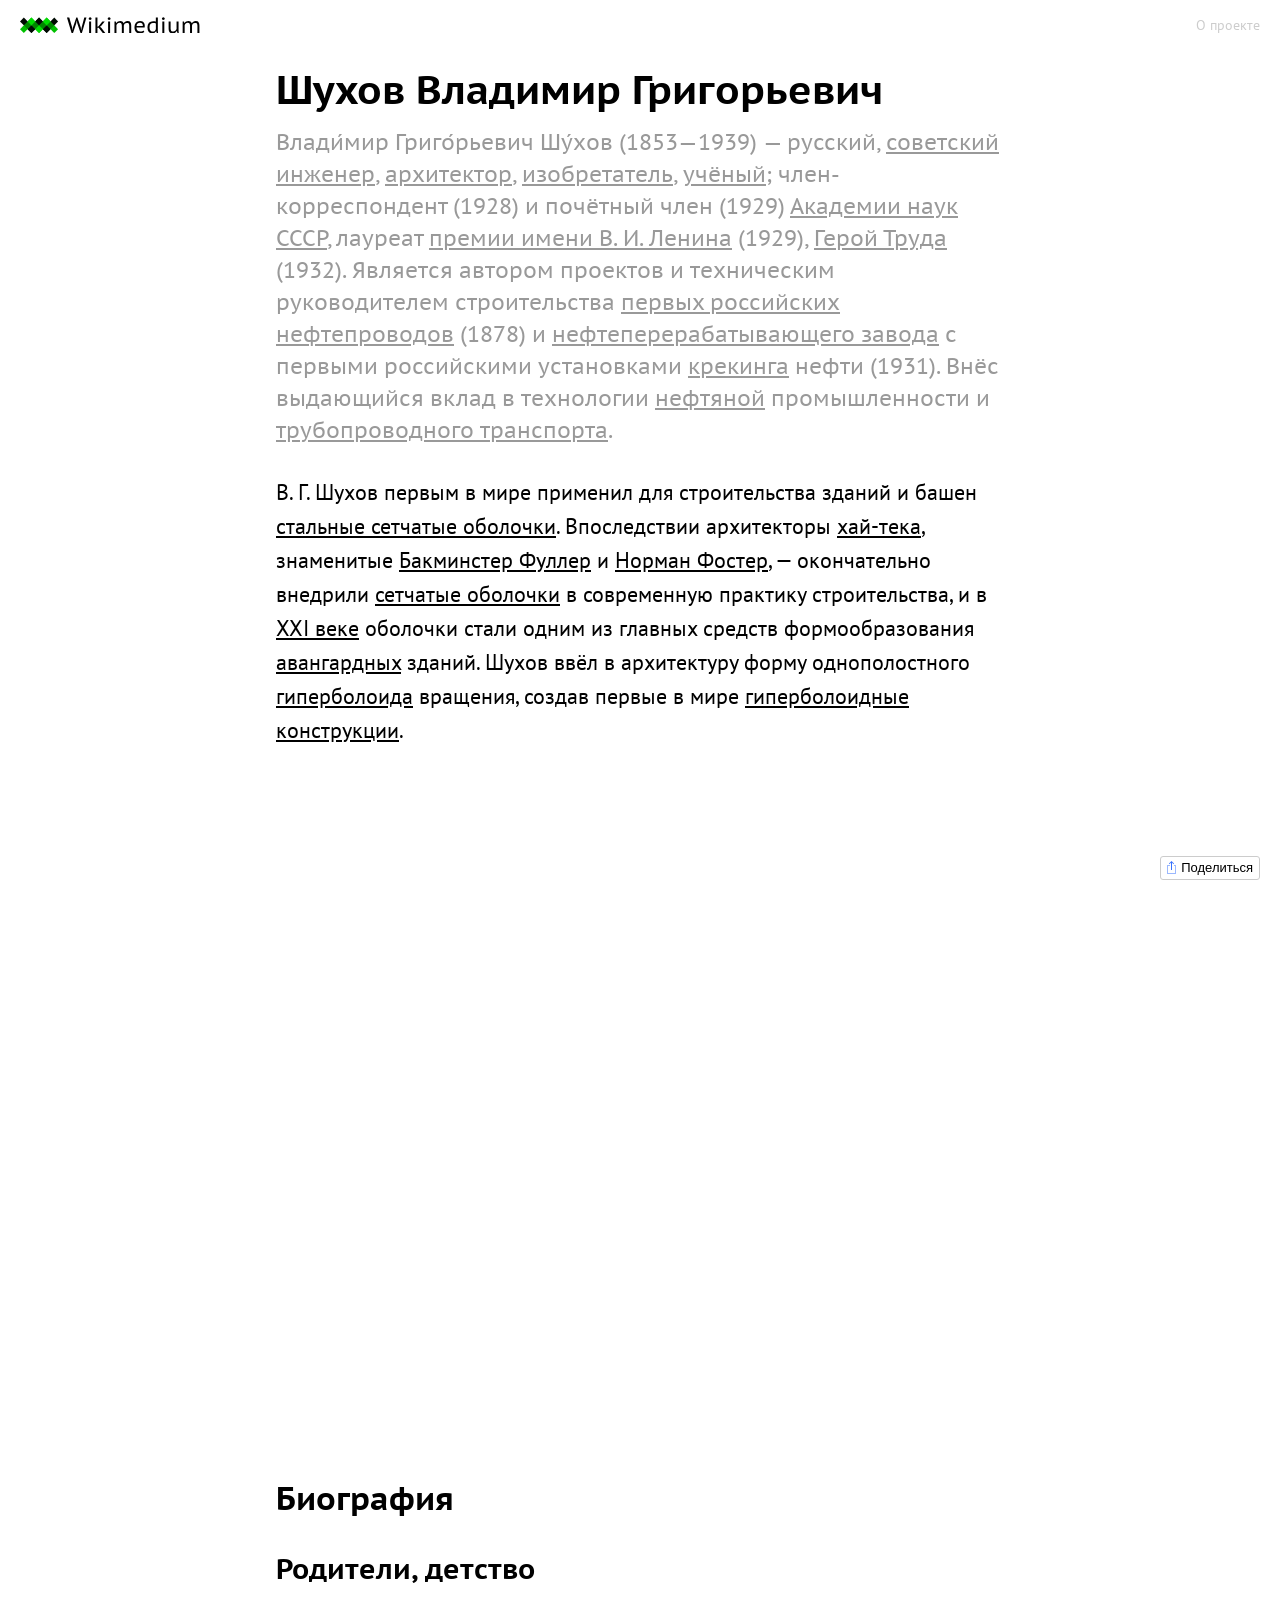
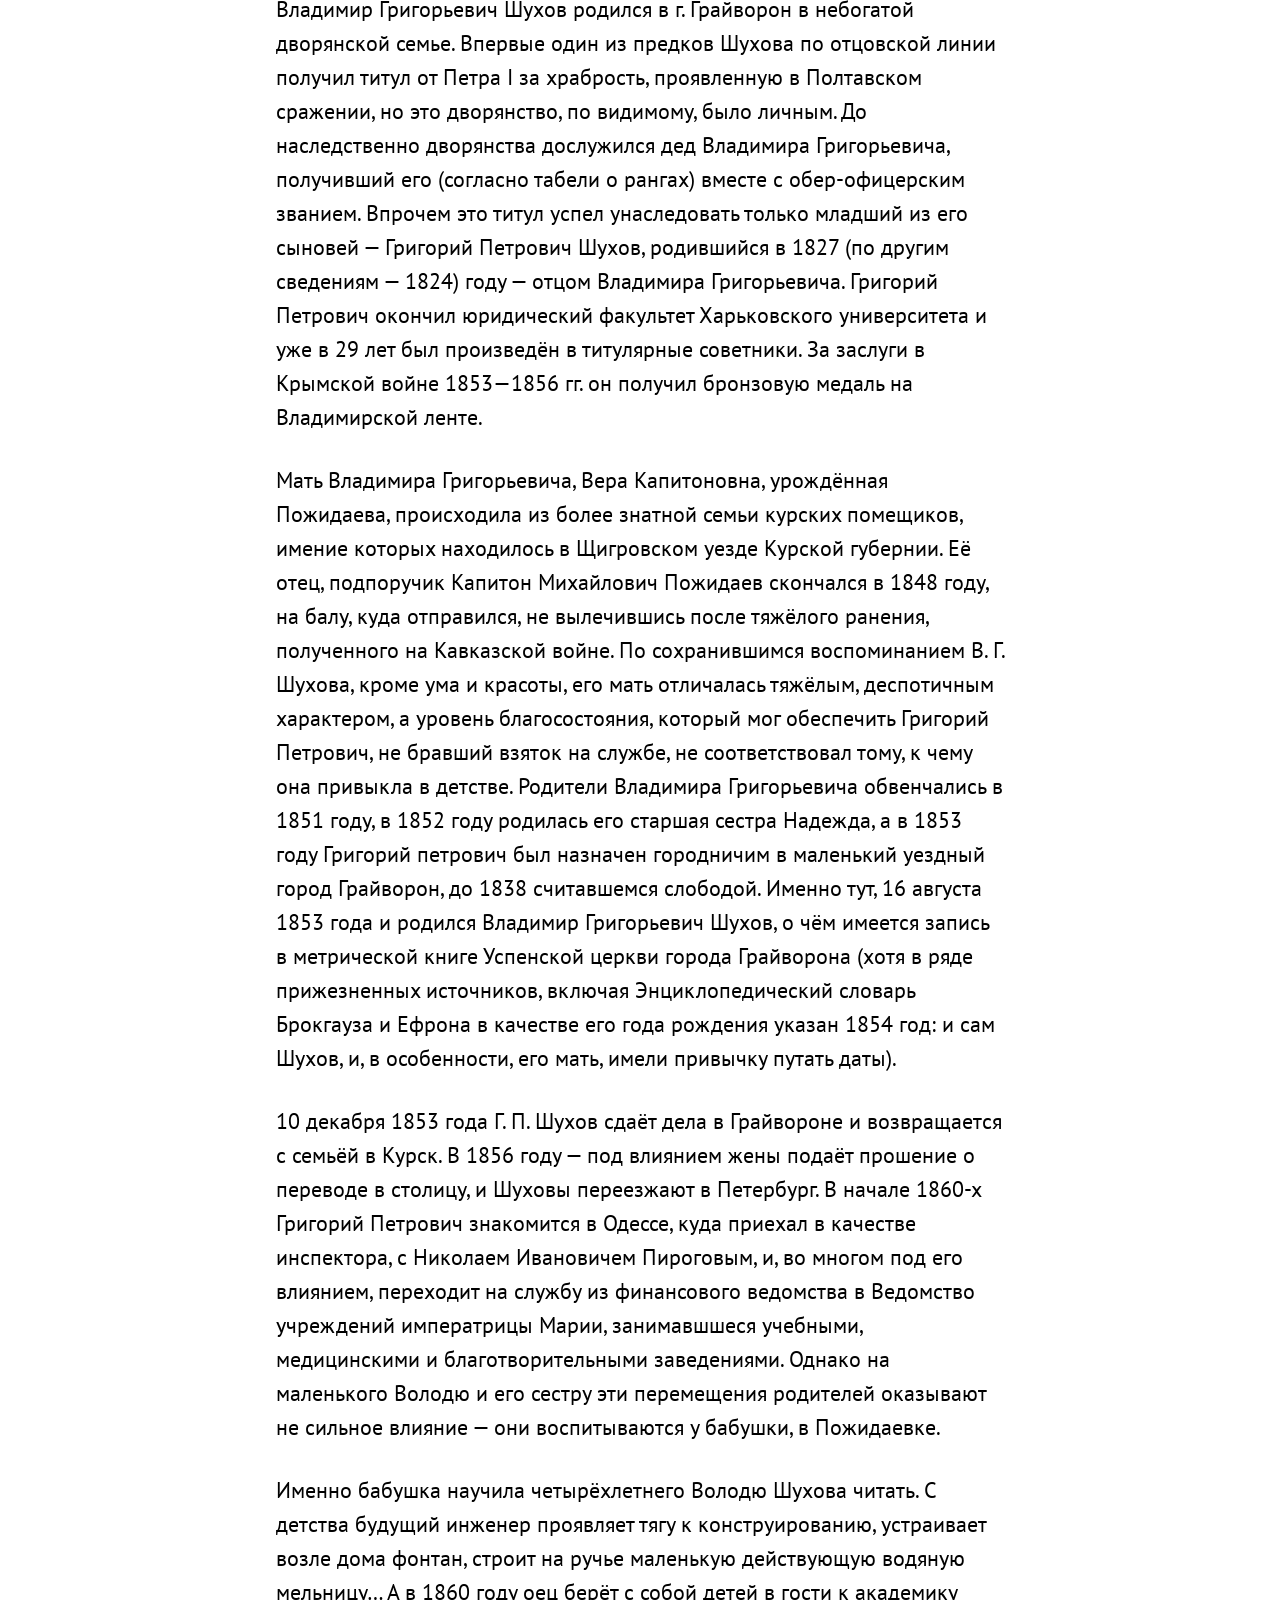
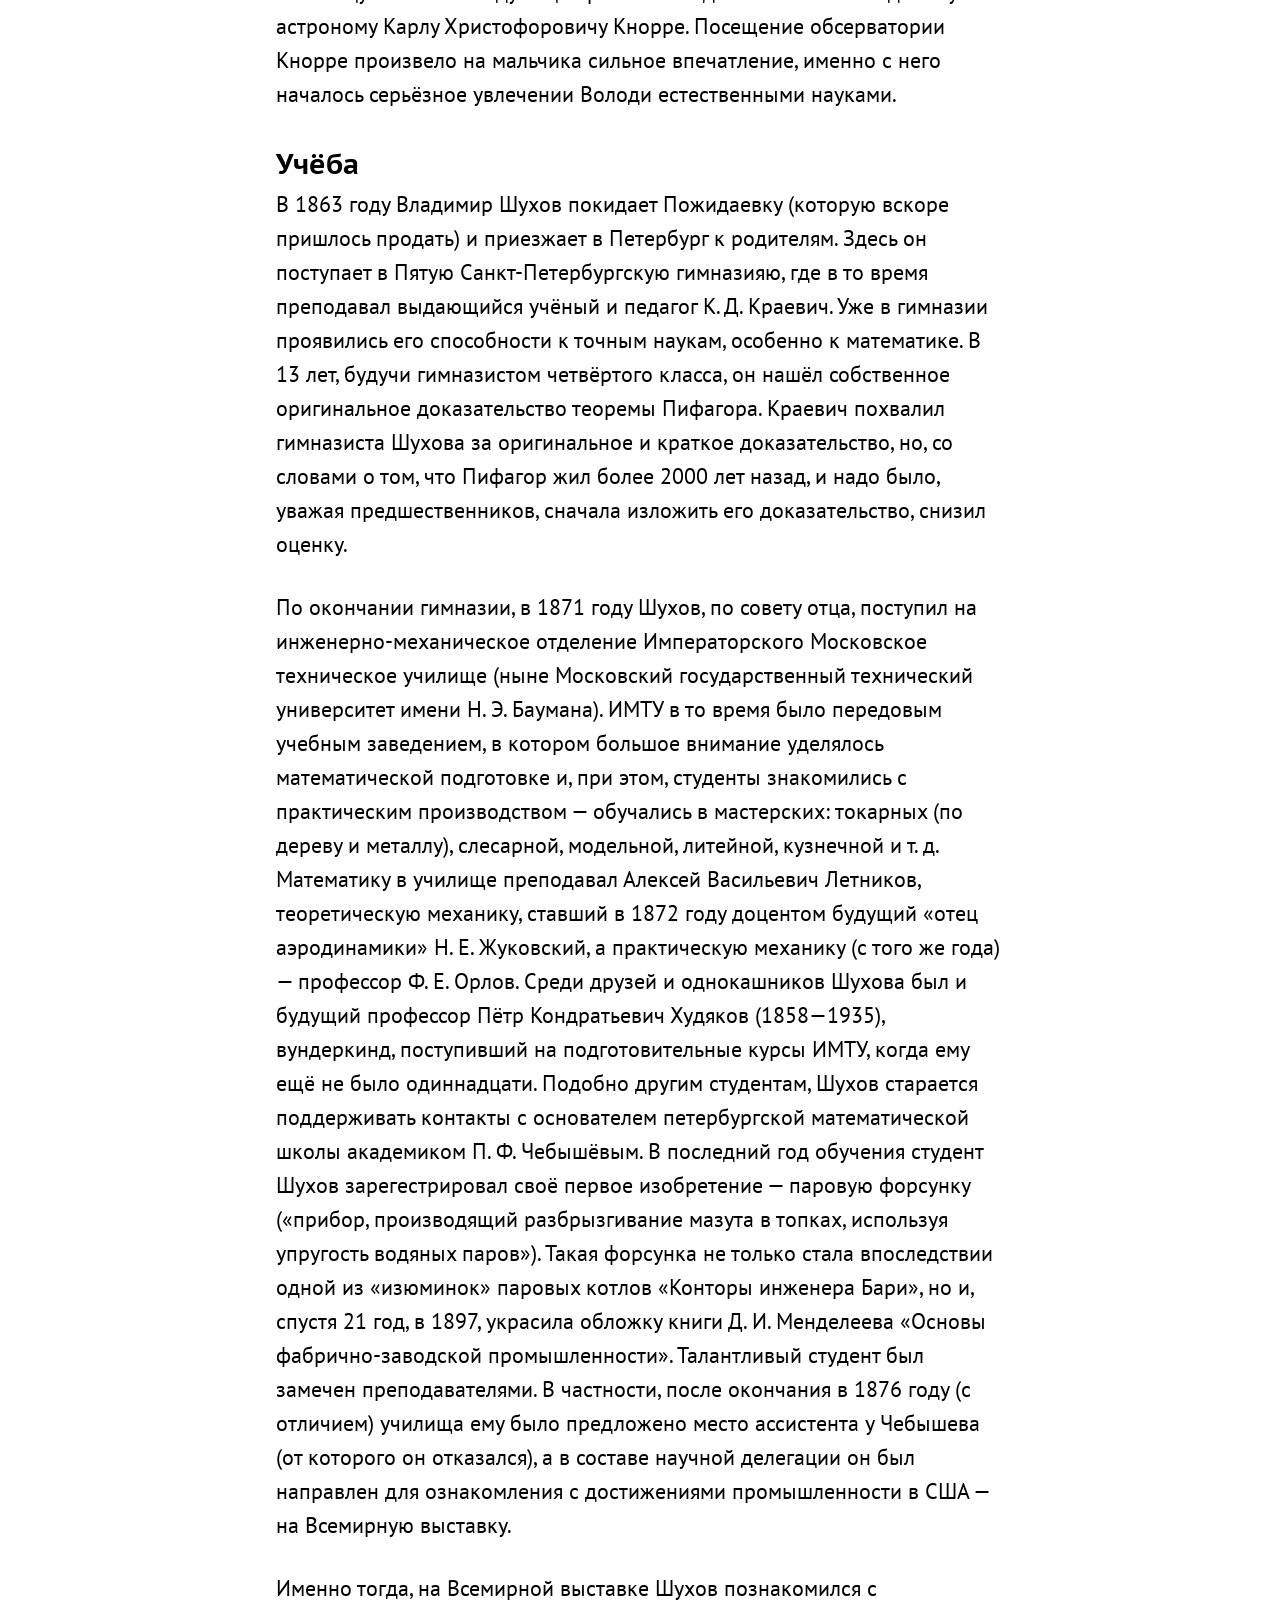
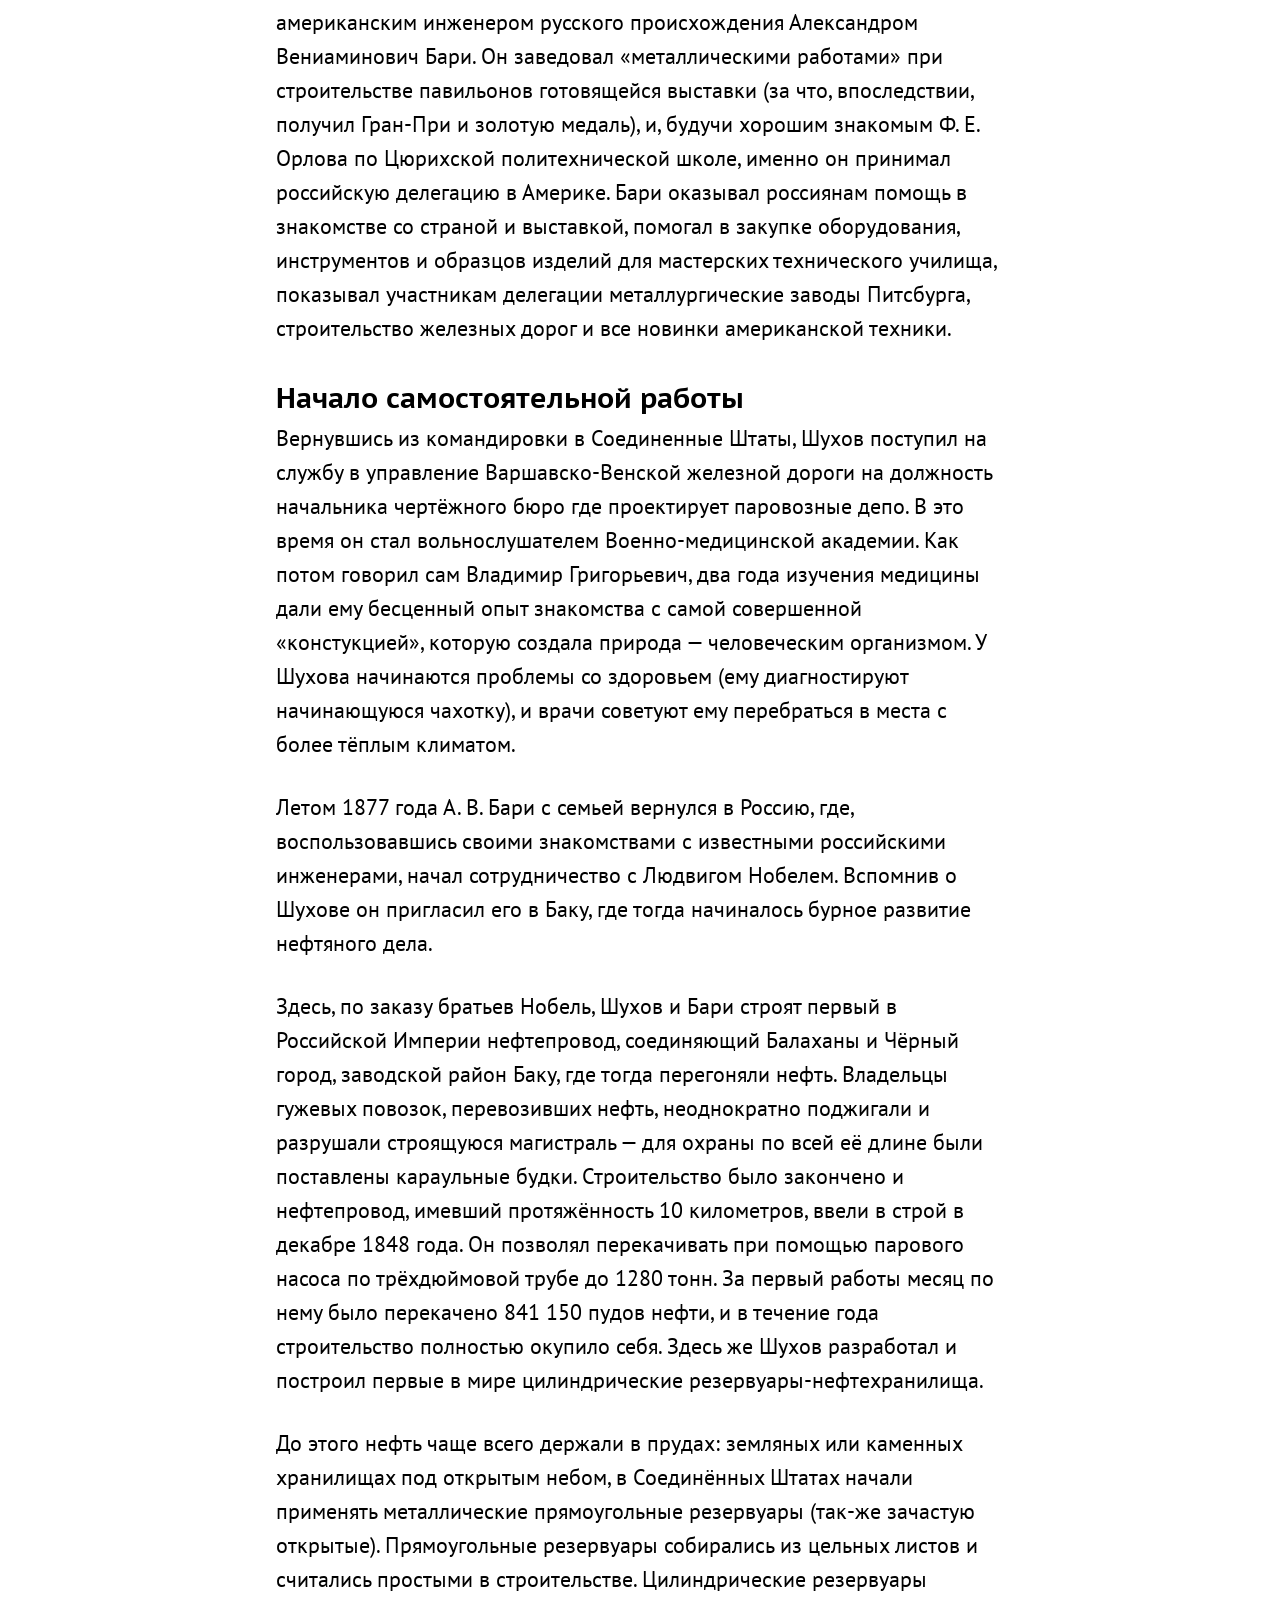
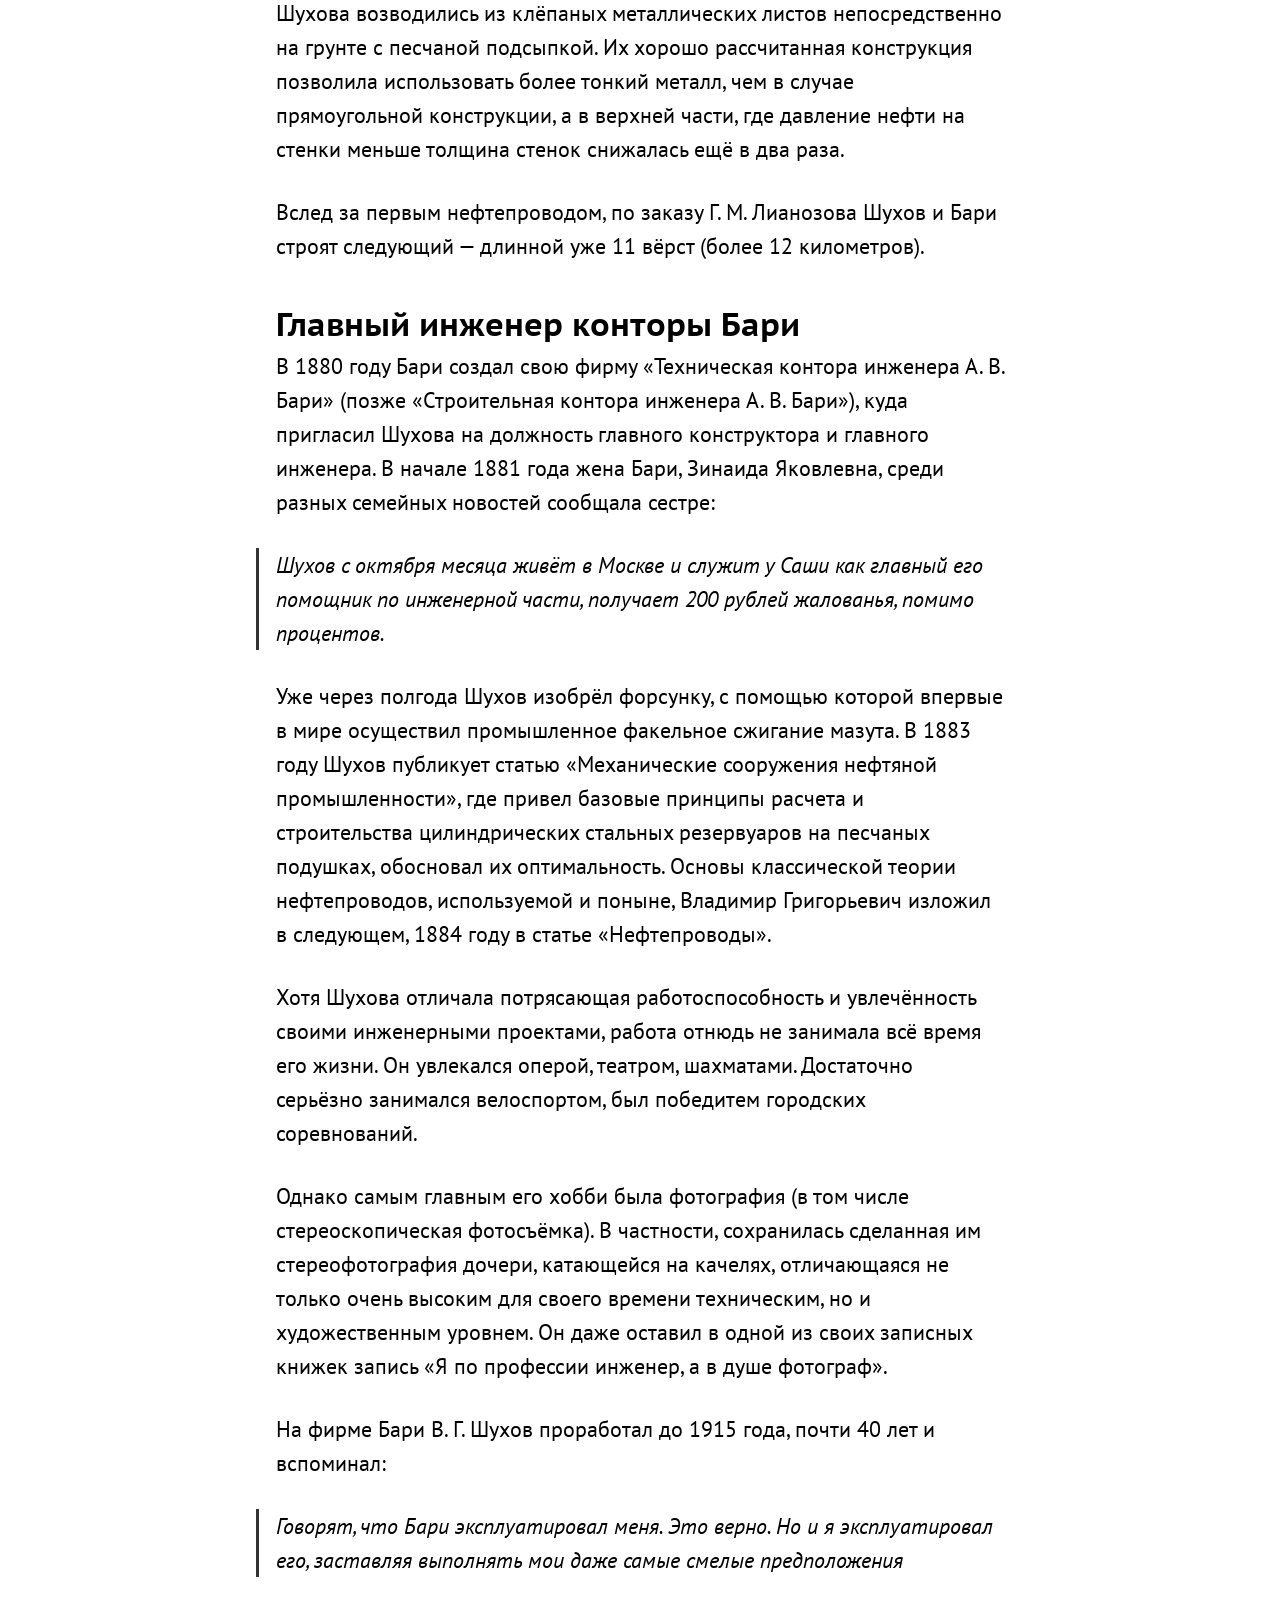
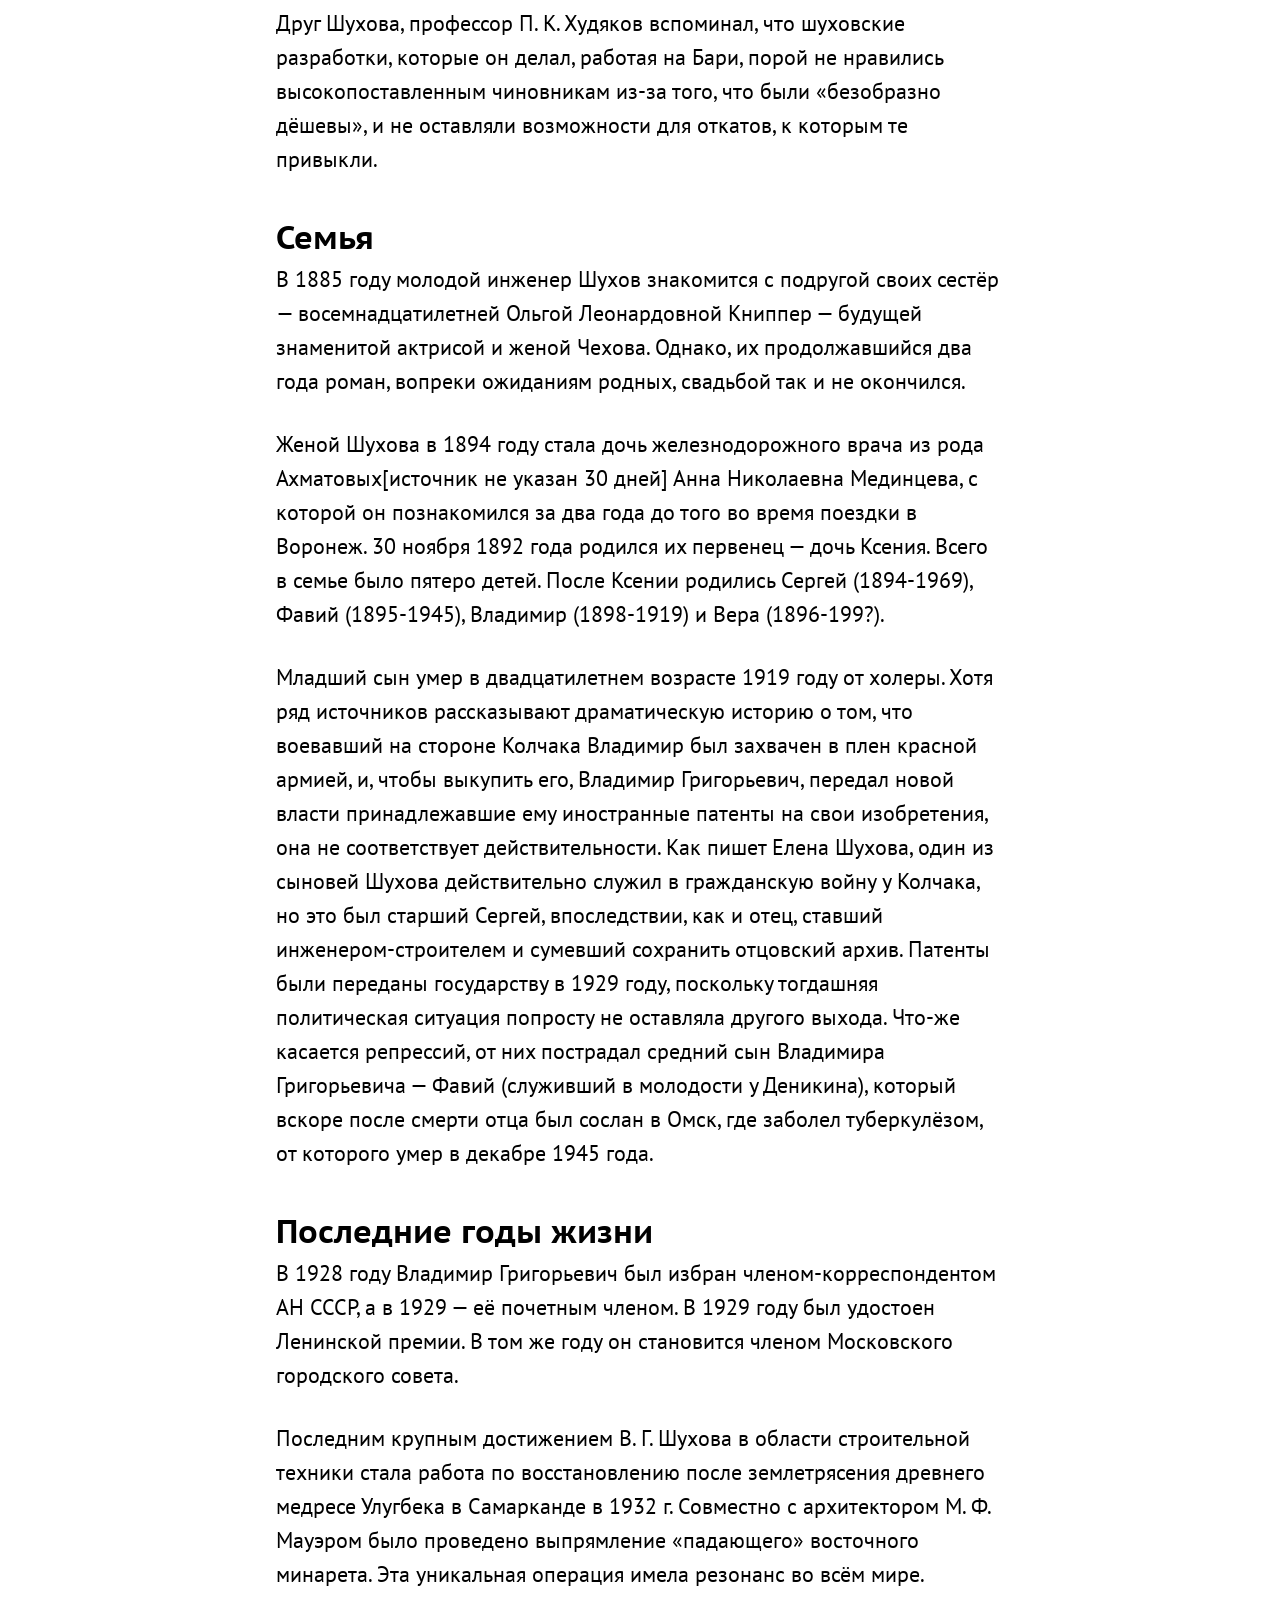
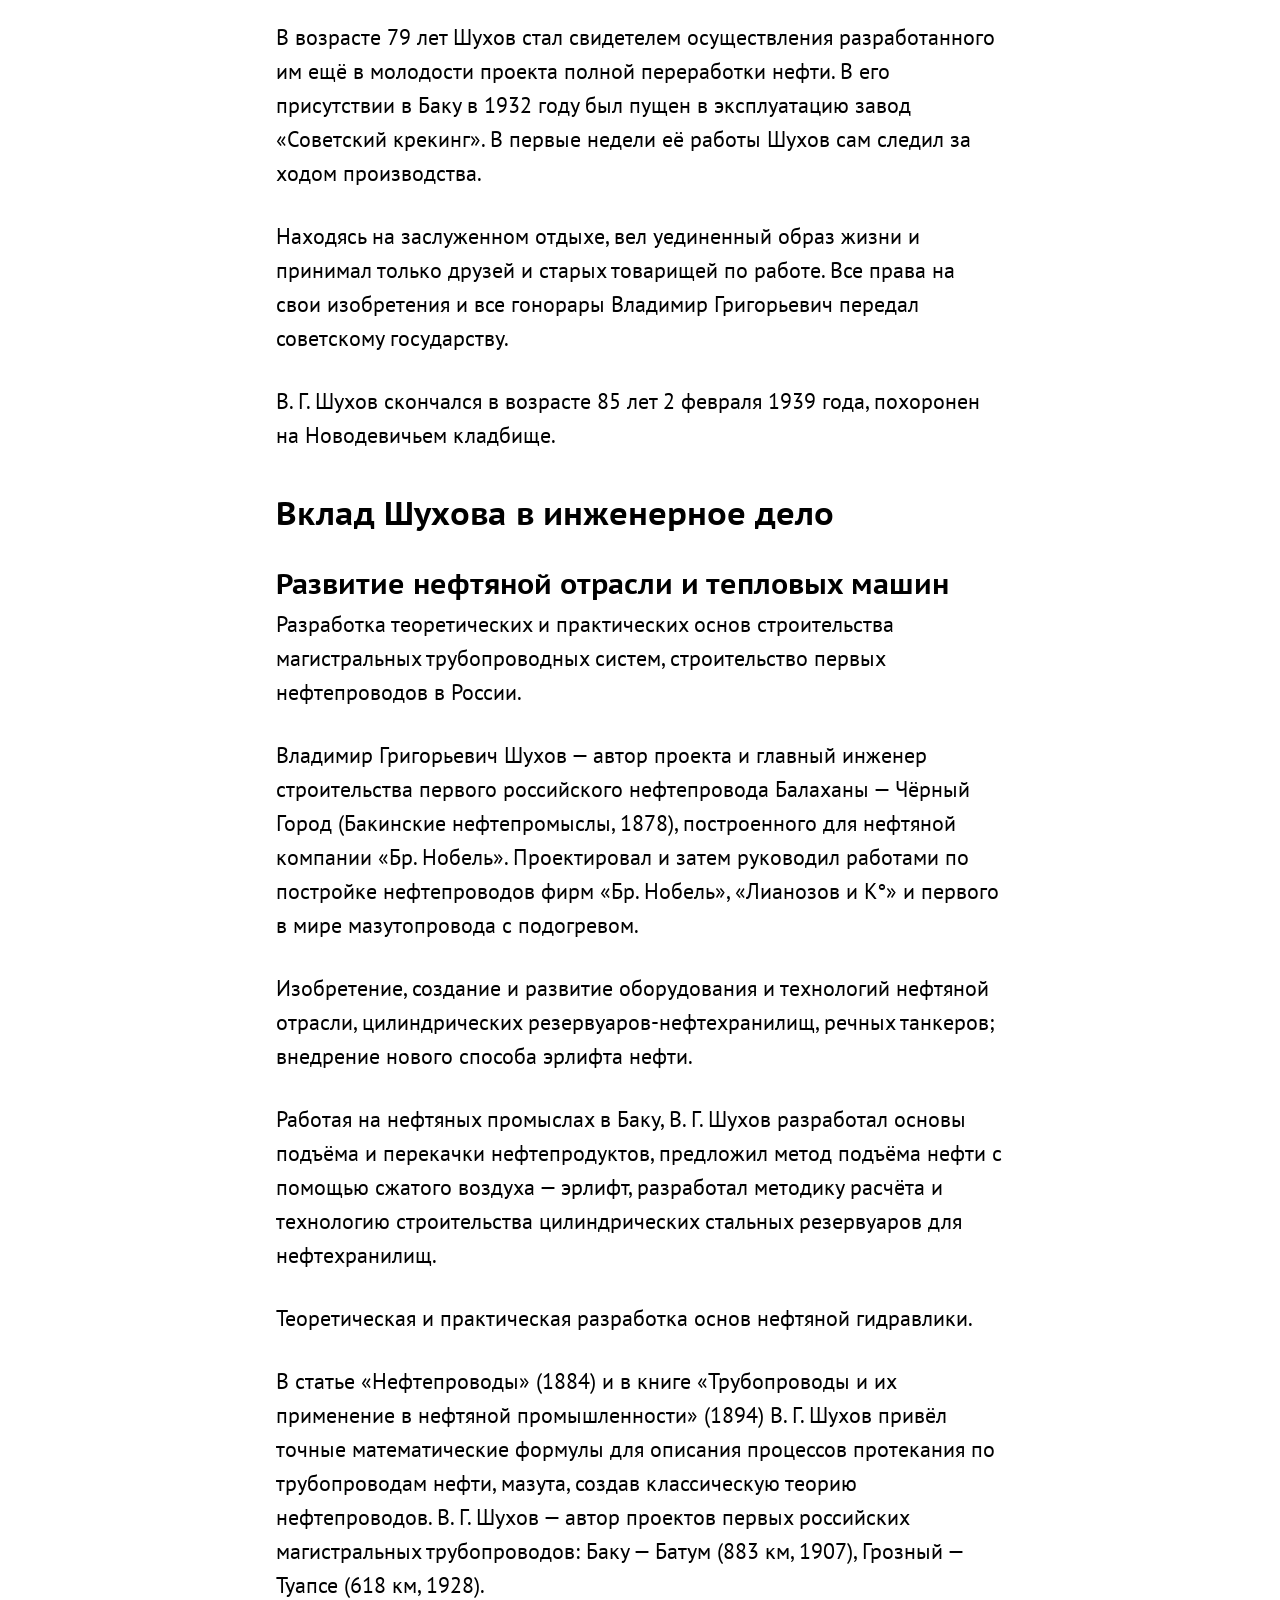
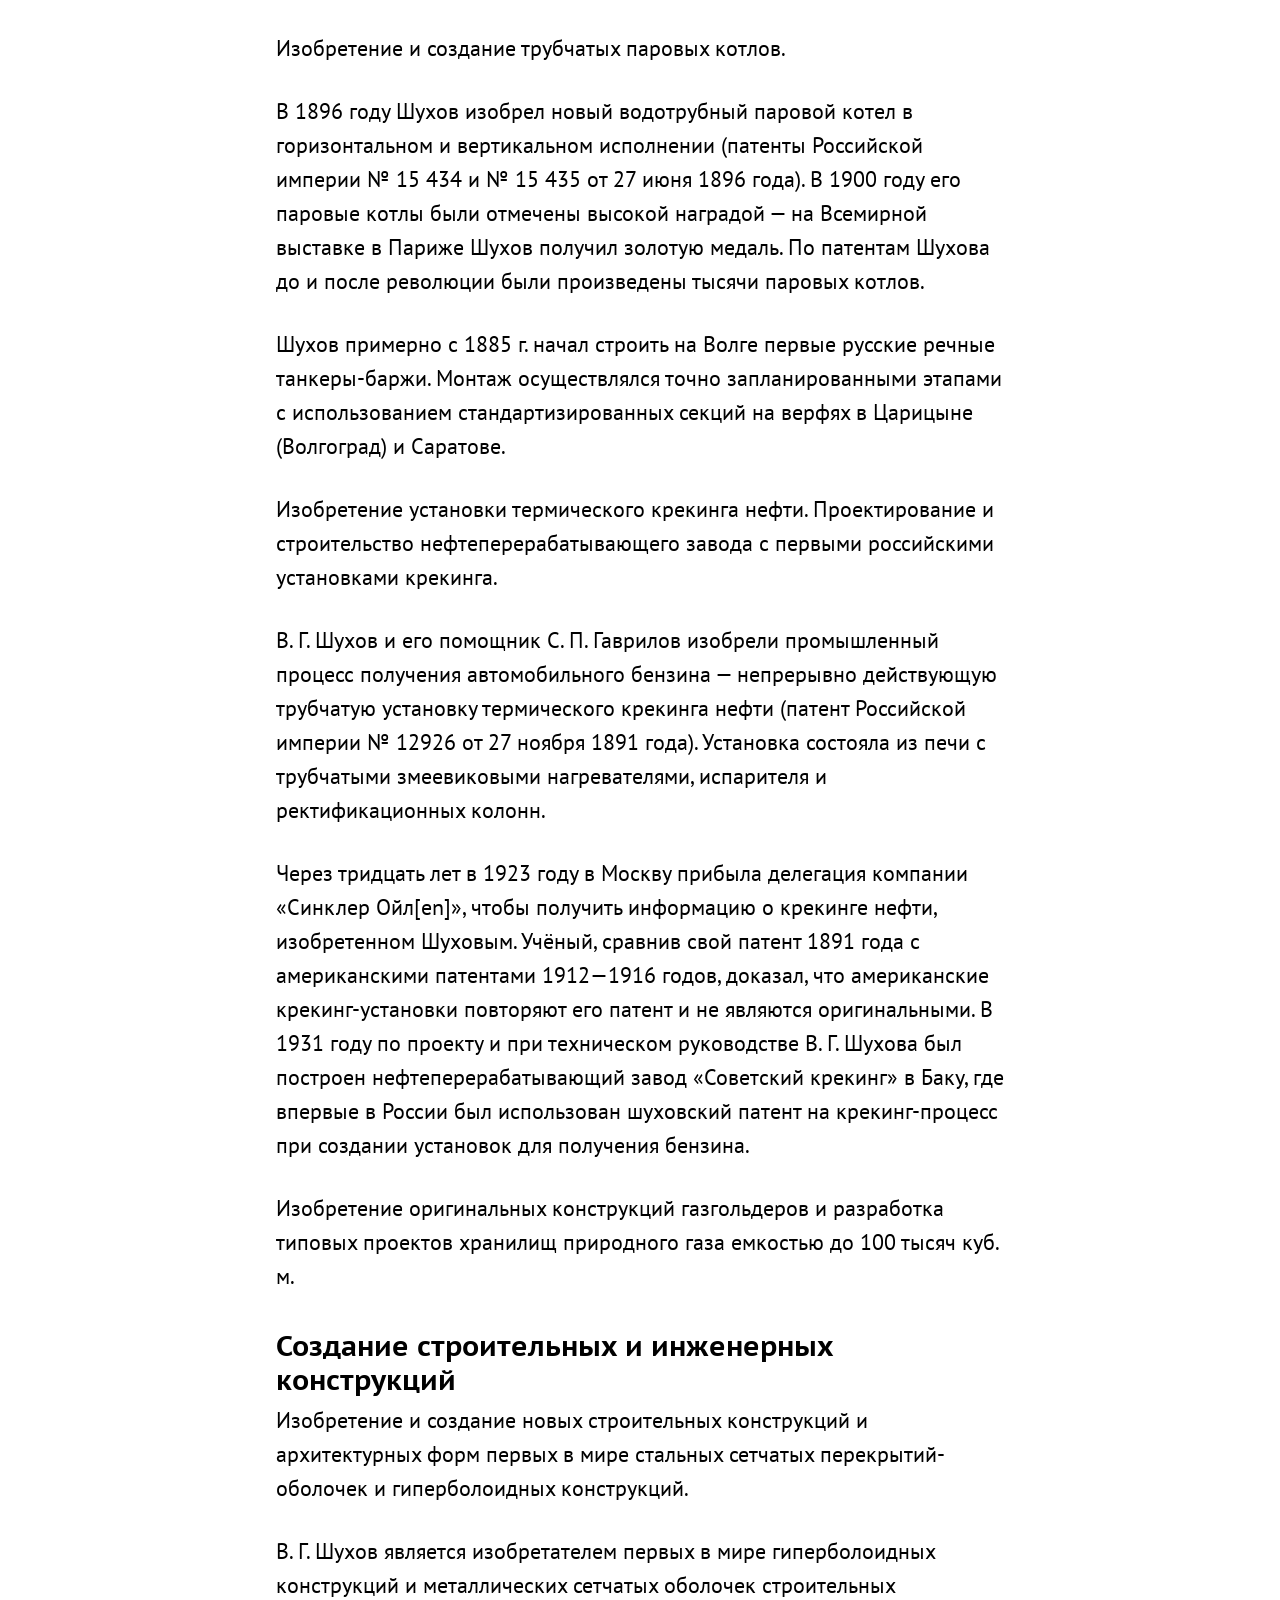
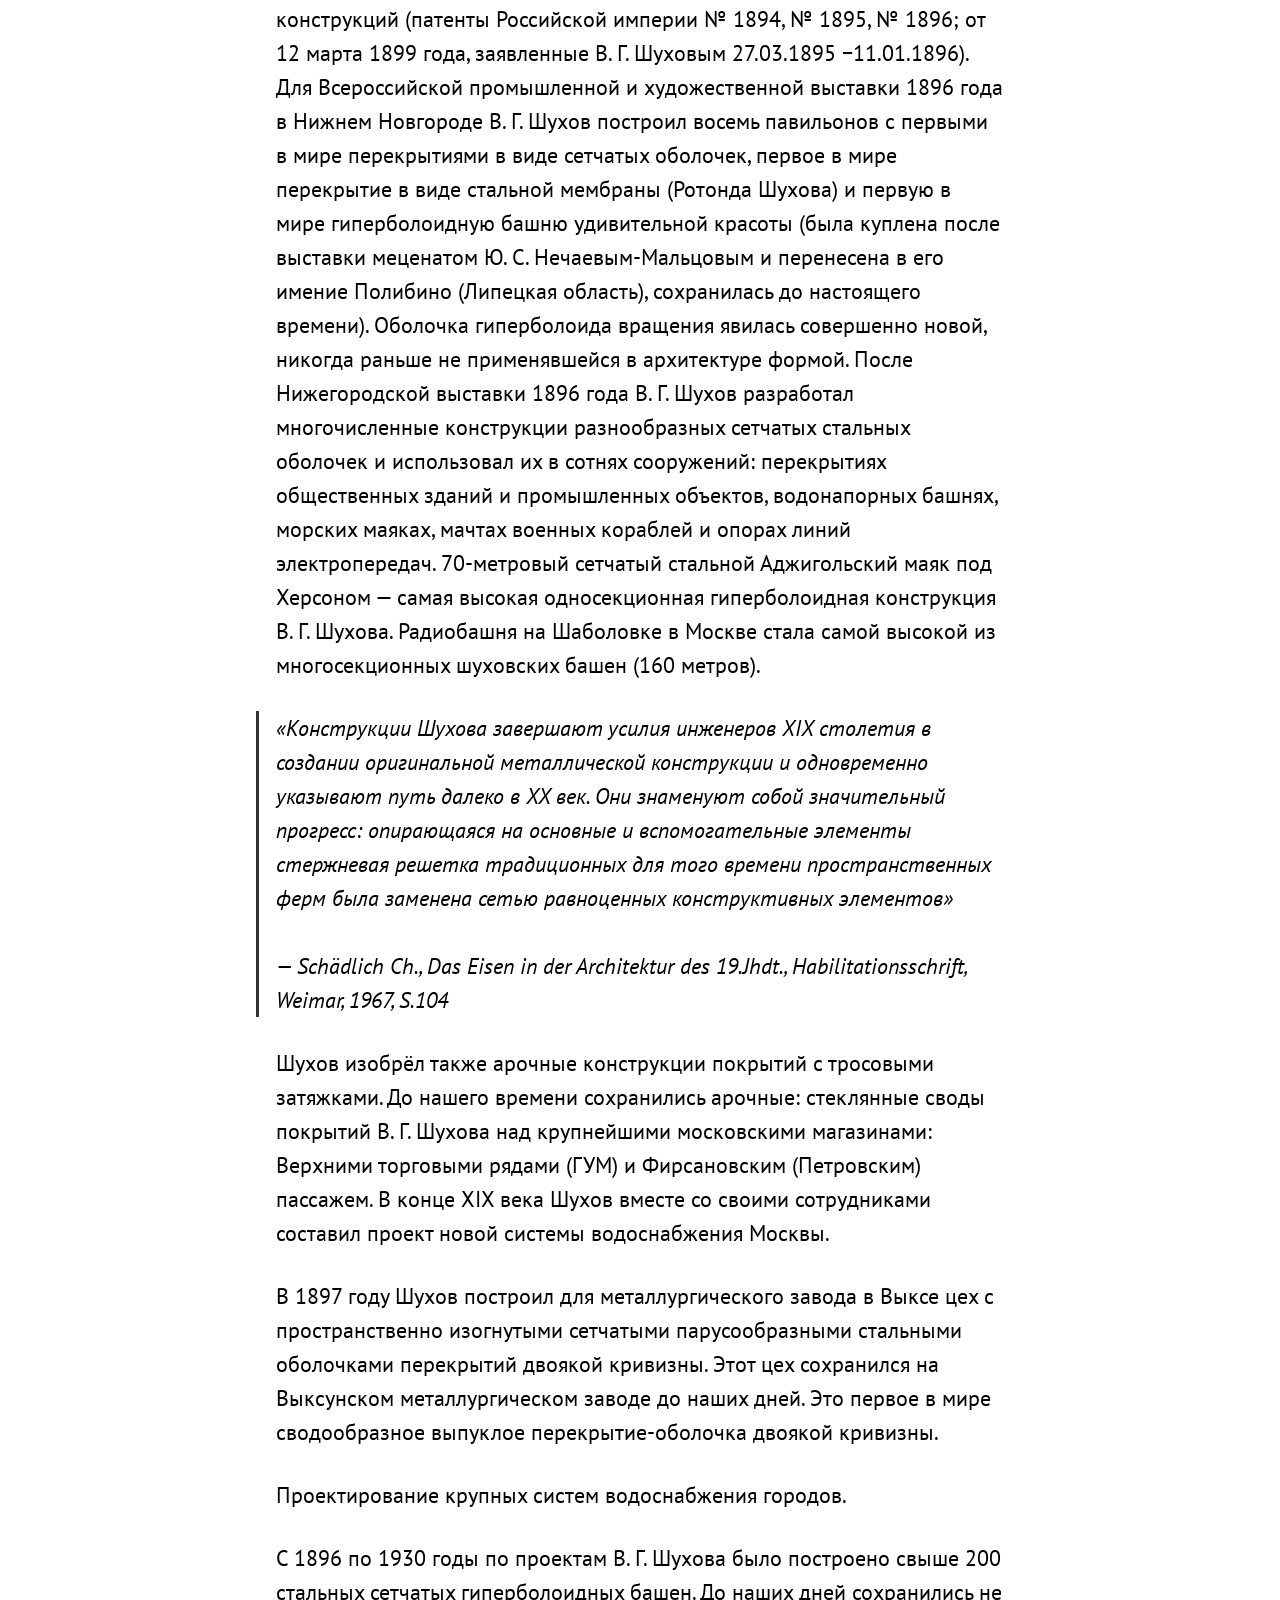
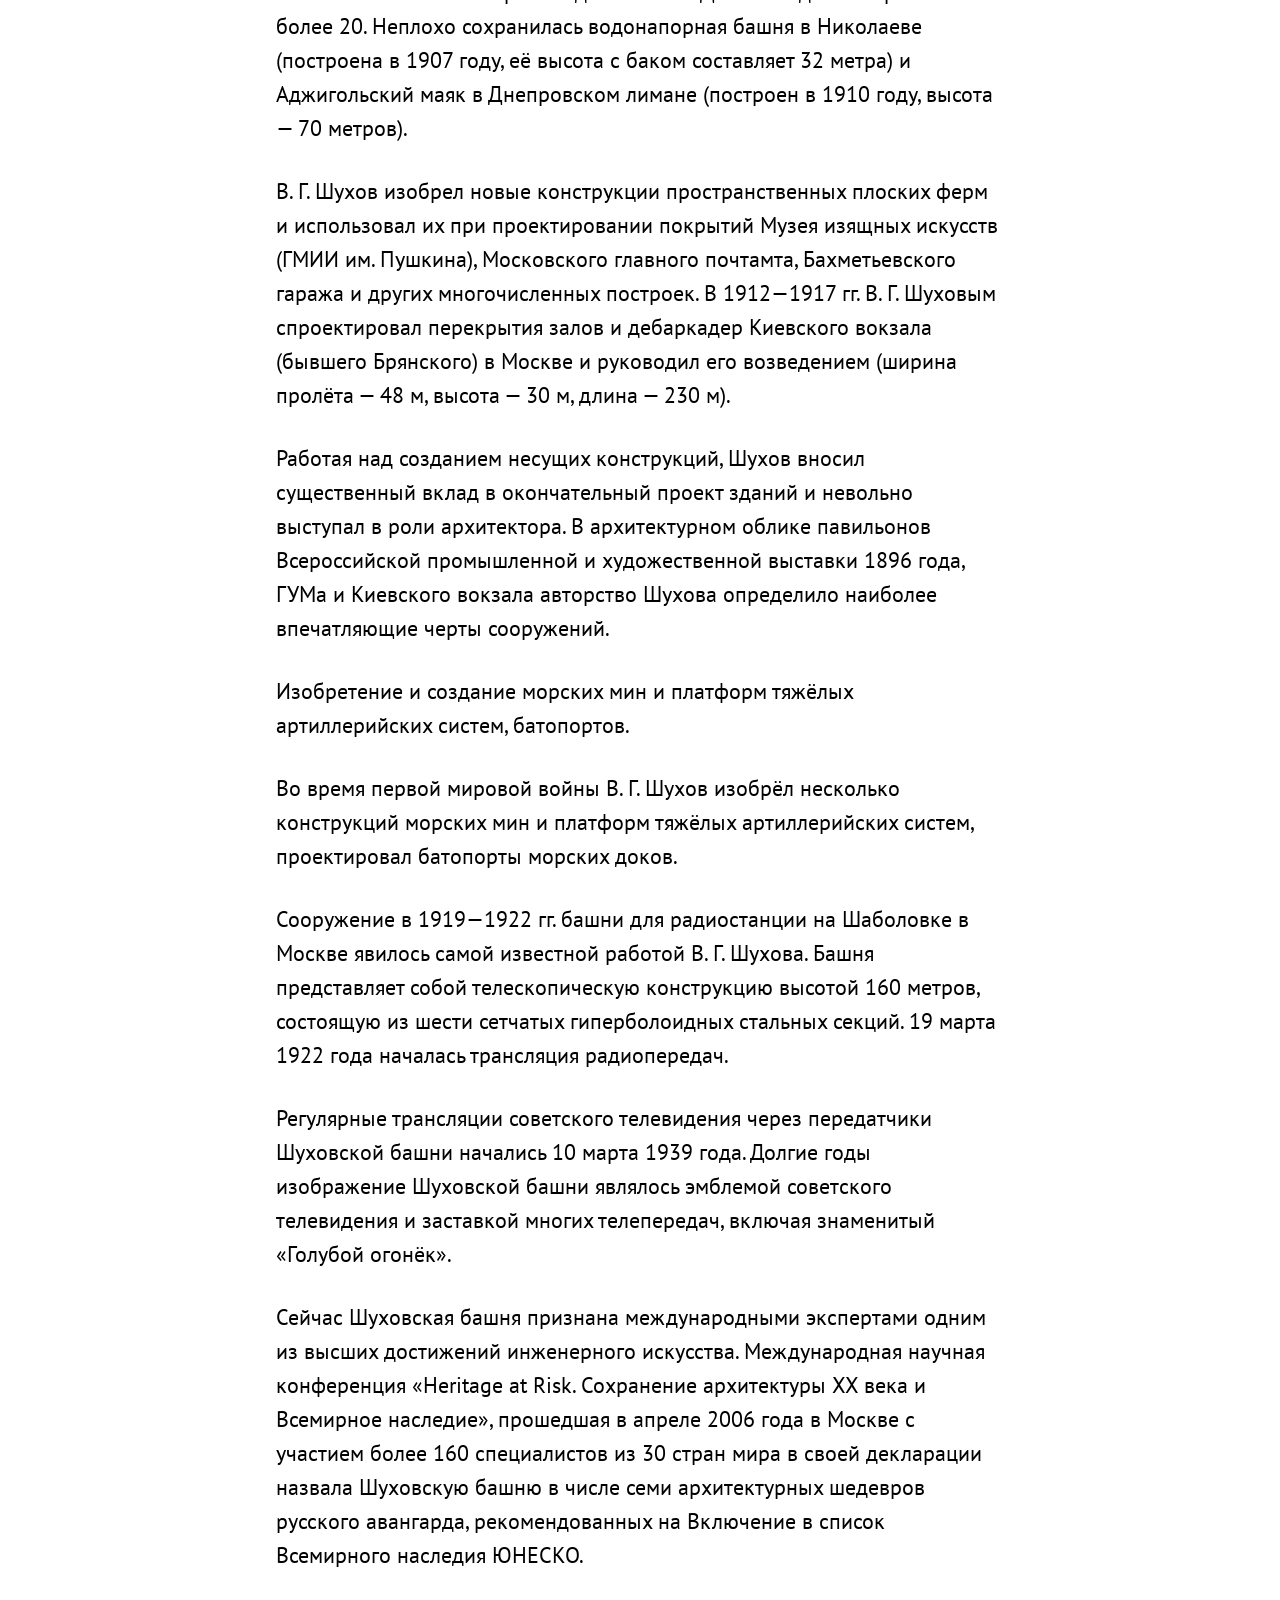
<file: posts/shukhov.html>
<!DOCTYPE html>
<html>
  <head>
    <meta charset="utf-8">
    <meta name="viewport" content="width=device-width">

    <title>Шухов Владимир Григорьевич — Wikimedium</title>

    <meta name="description" content="Статья Шухов Владимир Григорьевич из Википедии, свёрстанная студентами, для обучения основам веб-вёрстки в рамках образовательного проекта Hack Exchange.">
    <meta name="keywords" content="hack, exchange, html, css, javascript, hse, design, rap, yo, punk">

    <meta property="og:type" content="article">
    <meta property="og:url" content="http://wikimedium.hack.exchange/posts/shukhov.html">
    <meta property="og:title" content="Шухов Владимир Григорьевич — Wikimedium">
    <meta property="og:description" content="Статья Шухов Владимир Григорьевич из Википедии, свёрстанная студентами, для обучения основам веб-вёрстки в рамках образовательного проекта Hack Exchange.">
    <meta property="og:image" content="http://wikimedium.hack.exchange/images/posts/">

    <link rel="icon" type="image/x-icon" href="../favicon.ico">
    <link rel="icon" type="image/png" href="../favicon.png">

    <link rel="stylesheet" href="../stylesheets/style.css">
    <script src="../javascripts/jquery-3.1.1.js" charset="utf-8"></script>
    <script src="../javascripts/sidebar.js" charset="utf-8"></script>
    <script src="../javascripts/social-likes.min.js"></script>
  </head>
  <body>

    <nav class="menubar">
      <div>
        <a class="logo" href="../posts.html"></a>
        <a class="about" href="../index.html">О проекте</a>
      </div>
    </nav>

    <nav class="sidebar">
      <ul>
        <li>
          <a href="#s1">Шухов Владимир Григорьевич</a>
        </li>

        <li>
          <a href="#s2">Биография</a>

          <ul>
            <li>
              <a href="#s2s1">Родители, детство</a>
            </li>

            <li>
              <a href="#s2s2">Учеба</a>
            </li>

            <li>
              <a href="#s2s3">Начало самостоятельной работы</a>
            </li>
          </ul>
        </li>

        <li>
          <a href="#s3">Главный инженер конторы Бари</a>
        </li>

        <li>
          <a href="#s4">Семья</a>
        </li>

        <li>
          <a href="#s5">Последние годы жизни</a>
        </li>

        <li>
          <a href="#s6">Вклад Шухова в инженерное дело</a>

          <ul>
            <li>
              <a href="#s6s1">Развитие нефтяной отрасли и тепловых машин</a>
            </li>

            <li>
              <a href="#s6s2">Создание строительных и инженерных конструкций</a>
            </li>
          </ul>
        </li>

        <li>
          <a href="#s7">Названы в честь Шухова и носят его имя</a>
        </li>

        <li>
          <a href="#s8">Память</a>
        </li>

        <li>
          <a href="#s9">Библиография</a>
        </li>

        <li>
          <a href="#s10">Изобретения В. Г. Шухова</a>
        </li>
      </ul>
    </nav>

    <article>
      <h1 id="s1">Шухов Владимир Григорьевич</h1>
      <p>Влади́мир Григо́рьевич Шу́хов (1853—1939) — русский, <a target="_blank" href="https://ru.wikipedia.org/wiki/%D0%A1%D0%BE%D0%B2%D0%B5%D1%82%D1%81%D0%BA%D0%B8%D0%B9">советский</a> <a target="_blank" href="https://ru.wikipedia.org/wiki/%D0%98%D0%BD%D0%B6%D0%B5%D0%BD%D0%B5%D1%80">инженер</a>, <a target="_blank" href="https://ru.wikipedia.org/wiki/%D0%90%D1%80%D1%85%D0%B8%D1%82%D0%B5%D0%BA%D1%82%D0%BE%D1%80">архитектор</a>, <a target="_blank" href="https://ru.wikipedia.org/wiki/%D0%98%D0%B7%D0%BE%D0%B1%D1%80%D0%B5%D1%82%D0%B0%D1%82%D0%B5%D0%BB%D1%8C">изобретатель</a>, <a target="_blank" href="https://ru.wikipedia.org/wiki/%D0%A3%D1%87%D1%91%D0%BD%D1%8B%D0%B9">учёный</a>; член-корреспондент (1928) и почётный член (1929) <a target="_blank" href="https://ru.wikipedia.org/wiki/%D0%90%D0%BA%D0%B0%D0%B4%D0%B5%D0%BC%D0%B8%D1%8F_%D0%BD%D0%B0%D1%83%D0%BA_%D0%A1%D0%A1%D0%A1%D0%A0">Академии наук СССР</a>, лауреат <a target="_blank" href="https://ru.wikipedia.org/wiki/%D0%9B%D0%B0%D1%83%D1%80%D0%B5%D0%B0%D1%82%D1%8B_%D0%BF%D1%80%D0%B5%D0%BC%D0%B8%D0%B8_%D0%B8%D0%BC%D0%B5%D0%BD%D0%B8_%D0%92._%D0%98._%D0%9B%D0%B5%D0%BD%D0%B8%D0%BD%D0%B0">премии имени В. И. Ленина</a> (1929), <a target="_blank" href="https://ru.wikipedia.org/wiki/%D0%93%D0%B5%D1%80%D0%BE%D0%B9_%D0%A2%D1%80%D1%83%D0%B4%D0%B0">Герой Труда</a> (1932). Является автором проектов и техническим руководителем строительства <a target="_blank" href="https://ru.wikipedia.org/wiki/%D0%9F%D0%B5%D1%80%D0%B2%D1%8B%D0%B9_%D1%80%D0%BE%D1%81%D1%81%D0%B8%D0%B9%D1%81%D0%BA%D0%B8%D0%B9_%D0%BD%D0%B5%D1%84%D1%82%D0%B5%D0%BF%D1%80%D0%BE%D0%B2%D0%BE%D0%B4">первых российских нефтепроводов</a> (1878) и <a target="_blank" href="https://ru.wikipedia.org/wiki/%D0%9D%D0%B5%D1%84%D1%82%D0%B5%D0%BF%D0%B5%D1%80%D0%B5%D1%80%D0%B0%D0%B1%D0%B0%D1%82%D1%8B%D0%B2%D0%B0%D1%8E%D1%89%D0%B8%D0%B9_%D0%B7%D0%B0%D0%B2%D0%BE%D0%B4">нефтеперерабатывающего завода</a> с первыми российскими установками <a target="_blank" href="https://ru.wikipedia.org/wiki/%D0%9A%D1%80%D0%B5%D0%BA%D0%B8%D0%BD%D0%B3">крекинга</a> нефти (1931). Внёс выдающийся вклад в технологии <a target="_blank" href="https://ru.wikipedia.org/wiki/%D0%9D%D0%B5%D1%84%D1%82%D1%8C">нефтяной</a> промышленности и <a target="_blank" href="https://ru.wikipedia.org/wiki/%D0%9D%D0%B5%D1%84%D1%82%D0%B5%D0%BF%D1%80%D0%BE%D0%B2%D0%BE%D0%B4">трубопроводного транспорта</a>.</p>
      <p>В. Г. Шухов первым в мире применил для строительства зданий и башен <a target="_blank" href="https://ru.wikipedia.org/wiki/%D0%A1%D0%B5%D1%82%D1%87%D0%B0%D1%82%D0%B0%D1%8F_%D0%BE%D0%B1%D0%BE%D0%BB%D0%BE%D1%87%D0%BA%D0%B0_(%D0%B0%D1%80%D1%85%D0%B8%D1%82%D0%B5%D0%BA%D1%82%D1%83%D1%80%D0%B0)">стальные сетчатые оболочки</a>. Впоследствии архитекторы <a target="_blank" href="https://ru.wikipedia.org/wiki/%D0%A5%D0%B0%D0%B9-%D1%82%D0%B5%D0%BA_(%D1%81%D1%82%D0%B8%D0%BB%D1%8C)">хай-тека</a>, знаменитые <a target="_blank" href="https://ru.wikipedia.org/wiki/%D0%A4%D1%83%D0%BB%D0%BB%D0%B5%D1%80,_%D0%91%D0%B0%D0%BA%D0%BC%D0%B8%D0%BD%D1%81%D1%82%D0%B5%D1%80">Бакминстер Фуллер</a> и <a target="_blank" href="https://ru.wikipedia.org/wiki/%D0%A4%D0%BE%D1%81%D1%82%D0%B5%D1%80,_%D0%9D%D0%BE%D1%80%D0%BC%D0%B0%D0%BD">Норман Фостер</a>, — окончательно внедрили <a target="_blank" href="https://ru.wikipedia.org/wiki/%D0%A1%D0%B5%D1%82%D1%87%D0%B0%D1%82%D0%B0%D1%8F_%D0%BE%D0%B1%D0%BE%D0%BB%D0%BE%D1%87%D0%BA%D0%B0_(%D0%B0%D1%80%D1%85%D0%B8%D1%82%D0%B5%D0%BA%D1%82%D1%83%D1%80%D0%B0)">сетчатые оболочки</a> в современную практику строительства, и в <a target="_blank" href="https://ru.wikipedia.org/wiki/XXI_%D0%B2%D0%B5%D0%BA">XXI веке</a> оболочки стали одним из главных средств формообразования <a target="_blank" href="https://ru.wikipedia.org/wiki/%D0%90%D0%B2%D0%B0%D0%BD%D0%B3%D0%B0%D1%80%D0%B4_(%D0%B8%D1%81%D0%BA%D1%83%D1%81%D1%81%D1%82%D0%B2%D0%BE)">авангардных</a> зданий. Шухов ввёл в архитектуру форму однополостного <a target="_blank" href="https://ru.wikipedia.org/wiki/%D0%93%D0%B8%D0%BF%D0%B5%D1%80%D0%B1%D0%BE%D0%BB%D0%BE%D0%B8%D0%B4">гиперболоида</a> вращения, создав первые в мире <a target="_blank" href="https://ru.wikipedia.org/wiki/%D0%93%D0%B8%D0%BF%D0%B5%D1%80%D0%B1%D0%BE%D0%BB%D0%BE%D0%B8%D0%B4%D0%BD%D1%8B%D0%B5_%D0%BA%D0%BE%D0%BD%D1%81%D1%82%D1%80%D1%83%D0%BA%D1%86%D0%B8%D0%B8">гиперболоидные конструкции</a>.</p>

      <iframe width="auto" height="auto" src="https://www.youtube.com/embed/NMllaxuWp94?rel=0" frameborder="0" allowfullscreen></iframe>

      <h2 id="s2">Биография</h2>
      <h3 id="s2s1">Родители, детство</h3>
      <p>Владимир Григорьевич Шухов родился в г. Грайворон в небогатой дворянской семье. Впервые один из предков Шухова по отцовской линии получил титул от Петра I за храбрость, проявленную в Полтавском сражении, но это дворянство, по видимому, было личным. До наследственно дворянства дослужился дед Владимира Григорьевича, получивший его (согласно табели о рангах) вместе с обер-офицерским званием. Впрочем это титул успел унаследовать только младший из его сыновей — Григорий Петрович Шухов, родившийся в 1827 (по другим сведениям — 1824) году — отцом Владимира Григорьевича. Григорий Петрович окончил юридический факультет Харьковского университета и уже в 29 лет был произведён в титулярные советники. За заслуги в Крымской войне 1853—1856 гг. он получил бронзовую медаль на Владимирской ленте.</p>
      <p>Мать Владимира Григорьевича, Вера Капитоновна, урождённая Пожидаева, происходила из более знатной семьи курских помещиков, имение которых находилось в Щигровском уезде Курской губернии. Её отец, подпоручик Капитон Михайлович Пожидаев скончался в 1848 году, на балу, куда отправился, не вылечившись после тяжёлого ранения, полученного на Кавказской войне. По сохранившимся воспоминанием В. Г. Шухова, кроме ума и красоты, его мать отличалась тяжёлым, деспотичным характером, а уровень благосостояния, который мог обеспечить Григорий Петрович, не бравший взяток на службе, не соответствовал тому, к чему она привыкла в детстве. Родители Владимира Григорьевича обвенчались в 1851 году, в 1852 году родилась его старшая сестра Надежда, а в 1853 году Григорий петрович был назначен городничим в маленький уездный город Грайворон, до 1838 считавшемся слободой. Именно тут, 16 августа 1853 года и родился Владимир Григорьевич Шухов, о чём имеется запись в метрической книге Успенской церкви города Грайворона (хотя в ряде прижезненных источников, включая Энциклопедический словарь Брокгауза и Ефрона в качестве его года рождения указан 1854 год: и сам Шухов, и, в особенности, его мать, имели привычку путать даты).</p>
      <p>10 декабря 1853 года Г. П. Шухов сдаёт дела в Грайвороне и возвращается с семьёй в Курск. В 1856 году — под влиянием жены подаёт прошение о переводе в столицу, и Шуховы переезжают в Петербург. В начале 1860-х Григорий Петрович знакомится в Одессе, куда приехал в качестве инспектора, с Николаем Ивановичем Пироговым, и, во многом под его влиянием, переходит на службу из финансового ведомства в Ведомство учреждений императрицы Марии, занимавшшеся учебными, медицинскими и благотворительными заведениями. Однако на маленького Володю и его сестру эти перемещения родителей оказывают не сильное влияние — они воспитываются у бабушки, в Пожидаевке.</p>
      <p>Именно бабушка научила четырёхлетнего Володю Шухова читать. С детства будущий инженер проявляет тягу к конструированию, устраивает возле дома фонтан, строит на ручье маленькую действующую водяную мельницу… А в 1860 году оец берёт с собой детей в гости к академику астроному Карлу Христофоровичу Кнорре. Посещение обсерватории Кнорре произвело на мальчика сильное впечатление, именно с него началось серьёзное увлечении Володи естественными науками.</p>

      <h3 id="s2s2">Учёба</h3>
      <p>В 1863 году Владимир Шухов покидает Пожидаевку (которую вскоре пришлось продать) и приезжает в Петербург к родителям. Здесь он поступает в Пятую Санкт-Петербургскую гимназияю, где в то время преподавал выдающийся учёный и педагог К. Д. Краевич. Уже в гимназии проявились его способности к точным наукам, особенно к математике. В 13 лет, будучи гимназистом четвёртого класса, он нашёл собственное оригинальное доказательство теоремы Пифагора. Краевич похвалил гимназиста Шухова за оригинальное и краткое доказательство, но, со словами о том, что Пифагор жил более 2000 лет назад, и надо было, уважая предшественников, сначала изложить его доказательство, снизил оценку.</p>
      <p>По окончании гимназии, в 1871 году Шухов, по совету отца, поступил на инженерно-механическое отделение Императорского Московское техническое училище (ныне Московский государственный технический университет имени Н. Э. Баумана). ИМТУ в то время было передовым учебным заведением, в котором большое внимание уделялось математической подготовке и, при этом, студенты знакомились с практическим производством — обучались в мастерских: токарных (по дереву и металлу), слесарной, модельной, литейной, кузнечной и т. д. Математику в училище преподавал Алексей Васильевич Летников, теоретическую механику, ставший в 1872 году доцентом будущий «отец аэродинамики» Н. Е. Жуковский, а практическую механику (с того же года) — профессор Ф. Е. Орлов. Среди друзей и однокашников Шухова был и будущий профессор Пётр Кондратьевич Худяков (1858—1935), вундеркинд, поступивший на подготовительные курсы ИМТУ, когда ему ещё не было одиннадцати. Подобно другим студентам, Шухов старается поддерживать контакты с основателем петербургской математической школы академиком П. Ф. Чебышёвым. В последний год обучения студент Шухов зарегестрировал своё первое изобретение — паровую форсунку («прибор, производящий разбрызгивание мазута в топках, используя упругость водяных паров»). Такая форсунка не только стала впоследствии одной из «изюминок» паровых котлов «Конторы инженера Бари», но и, спустя 21 год, в 1897, украсила обложку книги Д. И. Менделеева «Основы фабрично-заводской промышленности». Талантливый студент был замечен преподавателями. В частности, после окончания в 1876 году (с отличием) училища ему было предложено место ассистента у Чебышева (от которого он отказался), а в составе научной делегации он был направлен для ознакомления с достижениями промышленности в США — на Всемирную выставку.</p>
      <p>Именно тогда, на Всемирной выставке Шухов познакомился с американским инженером русского происхождения Александром Вениаминович Бари. Он заведовал «металлическими работами» при строительстве павильонов готовящейся выставки (за что, впоследствии, получил Гран-При и золотую медаль), и, будучи хорошим знакомым Ф. Е. Орлова по Цюрихской политехнической школе, именно он принимал российскую делегацию в Америке. Бари оказывал россиянам помощь в знакомстве со страной и выставкой, помогал в закупке оборудования, инструментов и образцов изделий для мастерских технического училища, показывал участникам делегации металлургические заводы Питсбурга, строительство железных дорог и все новинки американской техники.</p>

      <h3 id="s2s3">Начало самостоятельной работы</h3>
      <p>Вернувшись из командировки в Соединенные Штаты, Шухов поступил на службу в управление Варшавско-Венской железной дороги на должность начальника чертёжного бюро где проектирует паровозные депо. В это время он стал вольнослушателем Военно-медицинской академии. Как потом говорил сам Владимир Григорьевич, два года изучения медицины дали ему бесценный опыт знакомства с самой совершенной «констукцией», которую создала природа — человеческим организмом. У Шухова начинаются проблемы со здоровьем (ему диагностируют начинающуюся чахотку), и врачи советуют ему перебраться в места с более тёплым климатом.</p>
      <p>Летом 1877 года А. В. Бари с семьей вернулся в Россию, где, воспользовавшись своими знакомствами с известными российскими инженерами, начал сотрудничество с Людвигом Нобелем. Вспомнив о Шухове он пригласил его в Баку, где тогда начиналось бурное развитие нефтяного дела.</p>
      <p>Здесь, по заказу братьев Нобель, Шухов и Бари строят первый в Российской Империи нефтепровод, соединяющий Балаханы и Чёрный город, заводской район Баку, где тогда перегоняли нефть. Владельцы гужевых повозок, перевозивших нефть, неоднократно поджигали и разрушали строящуюся магистраль — для охраны по всей её длине были поставлены караульные будки. Строительство было закончено и нефтепровод, имевший протяжённость 10 километров, ввели в строй в декабре 1848 года. Он позволял перекачивать при помощью парового насоса по трёхдюймовой трубе до 1280 тонн. За первый работы месяц по нему было перекачено 841 150 пудов нефти, и в течение года строительство полностью окупило себя. Здесь же Шухов разработал и построил первые в мире цилиндрические резервуары-нефтехранилища.</p>
      <p>До этого нефть чаще всего держали в прудах: земляных или каменных хранилищах под открытым небом, в Соединённых Штатах начали применять металлические прямоугольные резервуары (так-же зачастую открытые). Прямоугольные резервуары собирались из цельных листов и считались простыми в строительстве. Цилиндрические резервуары Шухова возводились из клёпаных металлических листов непосредственно на грунте с песчаной подсыпкой. Их хорошо рассчитанная конструкция позволила использовать более тонкий металл, чем в случае прямоугольной конструкции, а в верхней части, где давление нефти на стенки меньше толщина стенок снижалась ещё в два раза.</p>
      <p>Вслед за первым нефтепроводом, по заказу Г. М. Лианозова Шухов и Бари строят следующий — длинной уже 11 вёрст (более 12 километров).</p>

      <h2 id="s3">Главный инженер конторы Бари</h2>
      <p>В 1880 году Бари создал свою фирму «Техническая контора инженера А. В. Бари» (позже «Строительная контора инженера А. В. Бари»), куда пригласил Шухова на должность главного конструктора и главного инженера. В начале 1881 года жена Бари, Зинаида Яковлевна, среди разных семейных новостей сообщала сестре:</p>
      <blockquote>Шухов с октября месяца живёт в Москве и служит у Саши как главный его помощник по инженерной части, получает 200 рублей жалованья, помимо процентов.</blockquote>
      <p>Уже через полгода Шухов изобрёл форсунку, с помощью которой впервые в мире осуществил промышленное факельное сжигание мазута. В 1883 году Шухов публикует статью «Механические сооружения нефтяной промышленности», где привел базовые принципы расчета и строительства цилиндрических стальных резервуаров на песчаных подушках, обосновал их оптимальность. Основы классической теории нефтепроводов, используемой и поныне, Владимир Григорьевич изложил в следующем, 1884 году в статье «Нефтепроводы».</p>
      <p>Хотя Шухова отличала потрясающая работоспособность и увлечённость своими инженерными проектами, работа отнюдь не занимала всё время его жизни. Он увлекался оперой, театром, шахматами. Достаточно серьёзно занимался велоспортом, был победитем городских соревнований.</p>
      <p>Однако самым главным его хобби была фотография (в том числе стереоскопическая фотосъёмка). В частности, сохранилась сделанная им стереофотография дочери, катающейся на качелях, отличающаяся не только очень высоким для своего времени техническим, но и художественным уровнем. Он даже оставил в одной из своих записных книжек запись «Я по профессии инженер, а в душе фотограф».</p>
      <p>На фирме Бари В. Г. Шухов проработал до 1915 года, почти 40 лет и вспоминал:</p>
      <blockquote>Говорят, что Бари эксплуатировал меня. Это верно. Но и я эксплуатировал его, заставляя выполнять мои даже самые смелые предположения</blockquote>
      <p>Друг Шухова, профессор П. К. Худяков вспоминал, что шуховские разработки, которые он делал, работая на Бари, порой не нравились высокопоставленным чиновникам из-за того, что были «безобразно дёшевы», и не оставляли возможности для откатов, к которым те привыкли.</p>

      <h2 id="s4">Семья</h2>
      <p>В 1885 году молодой инженер Шухов знакомится с подругой своих сестёр — восемнадцатилетней Ольгой Леонардовной Книппер — будущей знаменитой актрисой и женой Чехова. Однако, их продолжавшийся два года роман, вопреки ожиданиям родных, свадьбой так и не окончился.</p>
      <p>Женой Шухова в 1894 году стала дочь железнодорожного врача из рода Ахматовых[источник не указан 30 дней] Анна Николаевна Мединцева, с которой он познакомился за два года до того во время поездки в Воронеж. 30 ноября 1892 года родился их первенец — дочь Ксения. Всего в семье было пятеро детей. После Ксении родились Сергей (1894-1969), Фавий (1895-1945), Владимир (1898-1919) и Вера (1896-199?).</p>
      <p>Младший сын умер в двадцатилетнем возрасте 1919 году от холеры. Хотя ряд источников рассказывают драматическую историю о том, что воевавший на стороне Колчака Владимир был захвачен в плен красной армией, и, чтобы выкупить его, Владимир Григорьевич, передал новой власти принадлежавшие ему иностранные патенты на свои изобретения, она не соответствует действительности. Как пишет Елена Шухова, один из сыновей Шухова действительно служил в гражданскую войну у Колчака, но это был старший Сергей, впоследствии, как и отец, ставший инженером-строителем и сумевший сохранить отцовский архив. Патенты были переданы государству в 1929 году, поскольку тогдашняя политическая ситуация попросту не оставляла другого выхода. Что-же касается репрессий, от них пострадал средний сын Владимира Григорьевича — Фавий (служивший в молодости у Деникина), который вскоре после смерти отца был сослан в Омск, где заболел туберкулёзом, от которого умер в декабре 1945 года.</p>

      <h2 id="s5">Последние годы жизни</h2>
      <p>В 1928 году Владимир Григорьевич был избран членом-корреспондентом АН СССР, а в 1929 — её почетным членом. В 1929 году был удостоен Ленинской премии. В том же году он становится членом Московского городского совета.</p>
      <p>Последним крупным достижением В. Г. Шухова в области строительной техники стала работа по восстановлению после землетрясения древнего медресе Улугбека в Самарканде в 1932 г. Совместно с архитектором М. Ф. Мауэром было проведено выпрямление «падающего» восточного минарета. Эта уникальная операция имела резонанс во всём мире.</p>
      <p>В возрасте 79 лет Шухов стал свидетелем осуществления разработанного им ещё в молодости проекта полной переработки нефти. В его присутствии в Баку в 1932 году был пущен в эксплуатацию завод «Советский крекинг». В первые недели её работы Шухов сам следил за ходом производства.</p>
      <p>Находясь на заслуженном отдыхе, вел уединенный образ жизни и принимал только друзей и старых товарищей по работе. Все права на свои изобретения и все гонорары Владимир Григорьевич передал советскому государству.</p>
      <p>В. Г. Шухов скончался в возрасте 85 лет 2 февраля 1939 года, похоронен на Новодевичьем кладбище.</p>

      <h2 id="s6">Вклад Шухова в инженерное дело</h2>
      <h3 id="s6s1">Развитие нефтяной отрасли и тепловых машин</h3>
      <p>Разработка теоретических и практических основ строительства магистральных трубопроводных систем, строительство первых нефтепроводов в России.</p>
      <p>Владимир Григорьевич Шухов — автор проекта и главный инженер строительства первого российского нефтепровода Балаханы — Чёрный Город (Бакинские нефтепромыслы, 1878), построенного для нефтяной компании «Бр. Нобель». Проектировал и затем руководил работами по постройке нефтепроводов фирм «Бр. Нобель», «Лианозов и К°» и первого в мире мазутопровода с подогревом.</p>
      <p>Изобретение, создание и развитие оборудования и технологий нефтяной отрасли, цилиндрических резервуаров-нефтехранилищ, речных танкеров; внедрение нового способа эрлифта нефти.</p>
      <p>Работая на нефтяных промыслах в Баку, В. Г. Шухов разработал основы подъёма и перекачки нефтепродуктов, предложил метод подъёма нефти с помощью сжатого воздуха — эрлифт, разработал методику расчёта и технологию строительства цилиндрических стальных резервуаров для нефтехранилищ.</p>
      <p>Теоретическая и практическая разработка основ нефтяной гидравлики.</p>
      <p>В статье «Нефтепроводы» (1884) и в книге «Трубопроводы и их применение в нефтяной промышленности» (1894) В. Г. Шухов привёл точные математические формулы для описания процессов протекания по трубопроводам нефти, мазута, создав классическую теорию нефтепроводов. В. Г. Шухов — автор проектов первых российских магистральных трубопроводов: Баку — Батум (883 км, 1907), Грозный — Туапсе (618 км, 1928).</p>
      <p>Изобретение и создание трубчатых паровых котлов.</p>
      <p>В 1896 году Шухов изобрел новый водотрубный паровой котел в горизонтальном и вертикальном исполнении (патенты Российской империи № 15 434 и № 15 435 от 27 июня 1896 года). В 1900 году его паровые котлы были отмечены высокой наградой — на Всемирной выставке в Париже Шухов получил золотую медаль. По патентам Шухова до и после революции были произведены тысячи паровых котлов.</p>
      <p>Шухов примерно с 1885 г. начал строить на Волге первые русские речные танкеры-баржи. Монтаж осуществлялся точно запланированными этапами с использованием стандартизированных секций на верфях в Царицыне (Волгоград) и Саратове.</p>
      <p>Изобретение установки термического крекинга нефти. Проектирование и строительство нефтеперерабатывающего завода с первыми российскими установками крекинга.</p>
      <p>В. Г. Шухов и его помощник С. П. Гаврилов изобрели промышленный процесс получения автомобильного бензина — непрерывно действующую трубчатую установку термического крекинга нефти (патент Российской империи № 12926 от 27 ноября 1891 года). Установка состояла из печи с трубчатыми змеевиковыми нагревателями, испарителя и ректификационных колонн.</p>
      <p>Через тридцать лет в 1923 году в Москву прибыла делегация компании «Синклер Ойл[en]», чтобы получить информацию о крекинге нефти, изобретенном Шуховым. Учёный, сравнив свой патент 1891 года с американскими патентами 1912—1916 годов, доказал, что американские крекинг-установки повторяют его патент и не являются оригинальными. В 1931 году по проекту и при техническом руководстве В. Г. Шухова был построен нефтеперерабатывающий завод «Советский крекинг» в Баку, где впервые в России был использован шуховский патент на крекинг-процесс при создании установок для получения бензина.</p>
      <p>Изобретение оригинальных конструкций газгольдеров и разработка типовых проектов хранилищ природного газа емкостью до 100 тысяч куб. м.</p>

      <h3 id="s6s2">Создание строительных и инженерных конструкций</h3>
      <p>Изобретение и создание новых строительных конструкций и архитектурных форм первых в мире стальных сетчатых перекрытий-оболочек и гиперболоидных конструкций.</p>
      <p>В. Г. Шухов является изобретателем первых в мире гиперболоидных конструкций и металлических сетчатых оболочек строительных конструкций (патенты Российской империи № 1894, № 1895, № 1896; от 12 марта 1899 года, заявленные В. Г. Шуховым 27.03.1895 −11.01.1896). Для Всероссийской промышленной и художественной выставки 1896 года в Нижнем Новгороде В. Г. Шухов построил восемь павильонов с первыми в мире перекрытиями в виде сетчатых оболочек, первое в мире перекрытие в виде стальной мембраны (Ротонда Шухова) и первую в мире гиперболоидную башню удивительной красоты (была куплена после выставки меценатом Ю. С. Нечаевым-Мальцовым и перенесена в его имение Полибино (Липецкая область), сохранилась до настоящего времени). Оболочка гиперболоида вращения явилась совершенно новой, никогда раньше не применявшейся в архитектуре формой. После Нижегородской выставки 1896 года В. Г. Шухов разработал многочисленные конструкции разнообразных сетчатых стальных оболочек и использовал их в сотнях сооружений: перекрытиях общественных зданий и промышленных объектов, водонапорных башнях, морских маяках, мачтах военных кораблей и опорах линий электропередач. 70-метровый сетчатый стальной Аджигольский маяк под Херсоном — самая высокая односекционная гиперболоидная конструкция В. Г. Шухова. Радиобашня на Шаболовке в Москве стала самой высокой из многосекционных шуховских башен (160 метров).</p>

      <blockquote>
        «Конструкции Шухова завершают усилия инженеров XIX столетия в создании оригинальной металлической конструкции и одновременно указывают путь далеко в XX век. Они знаменуют собой значительный прогресс: опирающаяся на основные и вспомогательные элементы стержневая решетка традиционных для того времени пространственных ферм была заменена сетью равноценных конструктивных элементов»
        <br><br>
        — Schädlich Ch., Das Eisen in der Architektur des 19.Jhdt., Habilitationsschrift, Weimar, 1967, S.104
      </blockquote>

      <p>Шухов изобрёл также арочные конструкции покрытий с тросовыми затяжками. До нашего времени сохранились арочные: стеклянные своды покрытий В. Г. Шухова над крупнейшими московскими магазинами: Верхними торговыми рядами (ГУМ) и Фирсановским (Петровским) пассажем. В конце XIX века Шухов вместе со своими сотрудниками составил проект новой системы водоснабжения Москвы.</p>
      <p>В 1897 году Шухов построил для металлургического завода в Выксе цех с пространственно изогнутыми сетчатыми парусообразными стальными оболочками перекрытий двоякой кривизны. Этот цех сохранился на Выксунском металлургическом заводе до наших дней. Это первое в мире сводообразное выпуклое перекрытие-оболочка двоякой кривизны.</p>
      <p>Проектирование крупных систем водоснабжения городов.</p>
      <p>С 1896 по 1930 годы по проектам В. Г. Шухова было построено свыше 200 стальных сетчатых гиперболоидных башен. До наших дней сохранились не более 20. Неплохо сохранилась водонапорная башня в Николаеве (построена в 1907 году, её высота с баком составляет 32 метра) и Аджигольский маяк в Днепровском лимане (построен в 1910 году, высота — 70 метров).</p>
      <p>В. Г. Шухов изобрел новые конструкции пространственных плоских ферм и использовал их при проектировании покрытий Музея изящных искусств (ГМИИ им. Пушкина), Московского главного почтамта, Бахметьевского гаража и других многочисленных построек. В 1912—1917 гг. В. Г. Шуховым спроектировал перекрытия залов и дебаркадер Киевского вокзала (бывшего Брянского) в Москве и руководил его возведением (ширина пролёта — 48 м, высота — 30 м, длина — 230 м).</p>
      <p>Работая над созданием несущих конструкций, Шухов вносил существенный вклад в окончательный проект зданий и невольно выступал в роли архитектора. В архитектурном облике павильонов Всероссийской промышленной и художественной выставки 1896 года, ГУМа и Киевского вокзала авторство Шухова определило наиболее впечатляющие черты сооружений.</p>
      <p>Изобретение и создание морских мин и платформ тяжёлых артиллерийских систем, батопортов.</p>
      <p>Во время первой мировой войны В. Г. Шухов изобрёл несколько конструкций морских мин и платформ тяжёлых артиллерийских систем, проектировал батопорты морских доков.</p>
      <p>Сооружение в 1919—1922 гг. башни для радиостанции на Шаболовке в Москве явилось самой известной работой В. Г. Шухова. Башня представляет собой телескопическую конструкцию высотой 160 метров, состоящую из шести сетчатых гиперболоидных стальных секций. 19 марта 1922 года началась трансляция радиопередач.</p>
      <p>Регулярные трансляции советского телевидения через передатчики Шуховской башни начались 10 марта 1939 года. Долгие годы изображение Шуховской башни являлось эмблемой советского телевидения и заставкой многих телепередач, включая знаменитый «Голубой огонёк».</p>
      <p>Сейчас Шуховская башня признана международными экспертами одним из высших достижений инженерного искусства. Международная научная конференция «Heritage at Risk. Сохранение архитектуры XX века и Всемирное наследие», прошедшая в апреле 2006 года в Москве с участием более 160 специалистов из 30 стран мира в своей декларации назвала Шуховскую башню в числе семи архитектурных шедевров русского авангарда, рекомендованных на Включение в список Всемирного наследия ЮНЕСКО.</p>
      <p>Развитие методов проектирования стальных конструкций и строительной механики.</p>
      <p>В 1927—1929 гг. В. Г. Шухов, принимая участие в реализации плана ГОЭЛРО, превзошёл эту башенную конструкцию, построив три пары сетчатых многоярусных гиперболоидных опор перехода через реку Оку ЛЭП НиГРЭС в районе города Дзержинска под Нижним Новгородом.</p>
      <p>Шуховские башни в Москве и на Оке являются уникальными памятниками архитектуры русского авангарда.</p>

      <h2 id="s7">Названы в честь Шухова и носят его имя</h2>
      <ul>
        <li>Гиперболоидные сетчатые башни, соответствующие патенту В. Г. Шухова, построенные в России и за рубежом.</li>
        <li>Белгородский государственный технологический университет имени В. Г. Шухова</li>
        <li>Улица Шухова в Москве (бывший Сиротский переулок). Переименован в 1963 году. На ней (улице) находится знаменитая Шуховская радиобашня.</li>
        <li>Улица в Туле</li>
        <li>Улица в Сызрани</li>
        <li>Улица в Старом Осколе</li>
        <li>Парк в городе Грайворон</li>
        <li>Золотая медаль имени В. Г. Шухова, присуждаемая за высшие инженерные достижения</li>
        <li>Шуховская башня в Бухаре, Узбекистан</li>
        <li>Шуховская башня в Николаеве, Украина</li>
        <li>Аудитория имени Шухова в Московском Архитектурном Институте</li>
        <li>Улица Шухова башня в Волхове</li>
      </ul>

      <h2 id="s8">Память</h2>
      <ul>
        <li>2 декабря 2008 года в Москве на Тургеневской площади был открыт памятник Владимиру Шухову. Авторский коллектив, работавший над памятником, возглавлял Салават Щербаков. Шухов увековечен в бронзе, в полный рост с рулоном чертежей и в накинутом на плечи плаще. Вокруг памятника установлены бронзовые скамейки. Две из них — в форме расколотого бревна с лежащими на них тисками, молотками и другими столярными инструментами; ещё одна представляет собой конструкцию из колёс и зубчатых передач.</li>
        <li>На территории ЦНИИПСК им. Н. П. Мельникова установлен бюст Шухову.</li>
        <li>В 1963 году была выпущена почтовая марка СССР, посвященная Шухову.</li>
        <li>На доме по адресу: г. Москва пер. Кривоколенный д.11/13 стр.1 установлена памятная доска инженеру В. Г. Шухову, прожившему в этом доме не одно десятилетие.</li>
      </ul>

      <h2 id="s9">Библиография</h2>
      <ul>
        <li>Шухов В. Г. Механические сооружения нефтяной промышленности, «Инженер», том 3, кн. 13, № 1, стр. 500—507, кн. 14, № 1, стр. 525—533, Москва, 1883.</li>
        <li>Шухов В. Г. Нефтепроводы, «Вестник промышленности», № 7, стр. 69 — 86, Москва, 1884.</li>
        <li>Шухов В. Г. Насосы прямого действия и их компенсация, , 32 стр., «Бюл. Политехнического общества», № 8, приложение, Москва, 1893—1894.</li>
        <li>Шухов В. Г. Трубопроводы и их применение к нефтяной промышленности, , 37 стр., Изд. Политехнического общества, Москва, 1895.</li>
        <li>Шухов В. Г. Насосы прямого действия. Теоретические и практические данные для их расчета. 2-е изд. с дополнениями, , 51 стр., Изд. Политехнического общества, Москва, 1897.</li>
        <li>Шухов В. Г. Стропила. Изыскание рациональных типов прямолинейных стропильных ферм и теория арочных ферм, 120 стр., Изд. Политехнического общества, Москва, 1897.</li>
        <li>Шухов В. Г. Боевая мощь русского и японского флота во время войны 1904—1905 гг., в кн.: Худяков П. К. «Путь к Цусиме», стр. 30 — 39, Москва, 1907.</li>
        <li>Шухов В. Г. Заметка о патентах по перегонке и разложению нефти при повышенном давлении, «Нефтяное и сланцевое хозяйство», № 10, стр. 481—482, Москва, 1923.</li>
        <li>Шухов В. Г. Заметка о нефтепроводах, «Нефтяное и сланцевое хозяйство», том 6, № 2, стр. 308—313, Москва, 1924.</li>
        <li>Шухов В. Г. Избранные труды, том 1, «Строительная механика», 192 стр., под ред. А. Ю. Ишлинского, Академия наук СССР, Москва, 1977.</li>
        <li>Шухов В. Г. Избранные труды, том 2, «Гидротехника», 222 стр., под ред. А. Е. Шейндлина, Академия наук СССР, Москва, 1981.</li>
        <li>Шухов В. Г. Избранные труды, том 3, «Нефтепереработка. Теплотехника», 102 стр., под ред. А. Е. Шейндлина, Академия наук СССР, Москва, 1982.</li>
      </ul>

      <h2 id="s10">Изобретения В. Г. Шухова</h2>
      <ul>
        <li>1. Ряд ранних изобретений и технологий нефтяной промышленности, в частности, технологии строительства нефтепроводов и резервуаров, не оформлены привилегиями и описаны В. Г. Шуховым в работе «Механические сооружения нефтяной промышленности» (журнал «Инженер», том 3, кн. 13, № 1, стр. 500—507, кн. 14, № 1, стр. 525—533, Москва, 1883) и последующих работах о сооружениях и оборудовании нефтяной отрасли.</li>
        <li>2. Аппарат для непрерывной дробной перегонки нефти. Привилегия Российской Империи № 13200 от 31.12.1888 (соавтор Ф. А. Инчик).</li>
        <li>3. Эрлифт-насос. Привилегия Российской Империи № 11531 за 1889.</li>
        <li>4. Гидравлический дефлегматор для перегонки нефти и других жидкостей. Привилегия Российской Империи № 9783 от 25.09.1890 (соавтор Ф. А. Инчик).</li>
        <li>5. Крекинг-процесс (установка для перегонки нефти с разложением). Привилегия Российской Империи № 12926 от 27.11.1891 (соавтор С. П. Гаврилов).</li>
        <li>6. Трубчатый паровой котёл. Привилегия Российской Империи № 15434 от 27.06.1896.</li>
        <li>7. Вертикальный трубчатый котёл. Привилегия Российской Империи № 15435 от 27.06.1896.</li>
        <li>8. Сетчатые покрытия для зданий. Привилегия Российской Империи № 1894 от 12.03.1899. Кл. 37а, 7/14.</li>
        <li>9. Сетчатые сводообразные покрытия. Привилегия Российской Империи № 1895 от 12.03.1899. Кл. 37а, 7/08.</li>
        <li>10. Гиперболоидные конструкции (ажурная башня). Привилегия Российской Империи № 1896 от 12.03.1899. Кл. 37f,15/28.</li>
        <li>11. Водотрубный котёл. Привилегия Российской Империи № 23839 за 1913. Кл. 13а, 13.</li>
        <li>12. Водотрубный котёл. Патент СССР № 1097 за 1926. Кл. 13а,13.</li>
        <li>13. Водотрубный котёл. Патент СССР № 1596 за 1926. Кл. 13а, 7/10.</li>
        <li>14. Воздушный экономайзер. Патент СССР № 2520 за 1927. Кл. 24к,4.</li>
        <li>15. Устройство для выпуска жидкости из сосудов с меньшим давлением в среду с большим давлением. Патент СССР № 4902 за 1927. Кл. 12g,2/02.</li>
        <li>16. Подушка для уплотнительных приспособлений к поршням сухих газгольдеров. Авторское свидетельство СССР № 37656 за 1934. Кл. 4 с, 35.</li>
        <li>17. Приспособление для прижатия к стене резервуара уплотнительных колец для поршней сухих газгольдеров. Авторское свидетельство СССР № 39038 за 1938. Кл. 4 с,35</li>
      </ul>
    </article>

    <footer class="share">
      <div class="social-likes social-likes_single" data-url="http://wikimedium.hack.exchange/posts/shukhov.html" data-single-title="Поделиться">
        <div class="facebook" title="Поделиться ссылкой на Фейсбуке">Facebook</div>
        <div class="twitter" title="Поделиться ссылкой в Твиттере">Twitter</div>
        <div class="vkontakte" title="Поделиться ссылкой во Вконтакте">Вконтакте</div>
      </div>
    </footer>

  </body>
</html>
</file>
<file: stylesheets/style.css>
@import 'reset.css';
@import 'https://fonts.googleapis.com/css?family=PT+Sans+Caption:400,700|PT+Sans:400,400i,700,700i&subset=cyrillic';
@import 'social-likes_birman.css';

@import 'layout.css';
@import 'menubar.css';
@import 'share.css';
@import 'ui.css';

/* landing */
@import 'landing.css';

/* posts */
@import 'posts.css';

/* post */
@import 'sidebar.css';
@import 'content.css';
@import 'gallery.css';
@import 'responsive.css';
</file>
